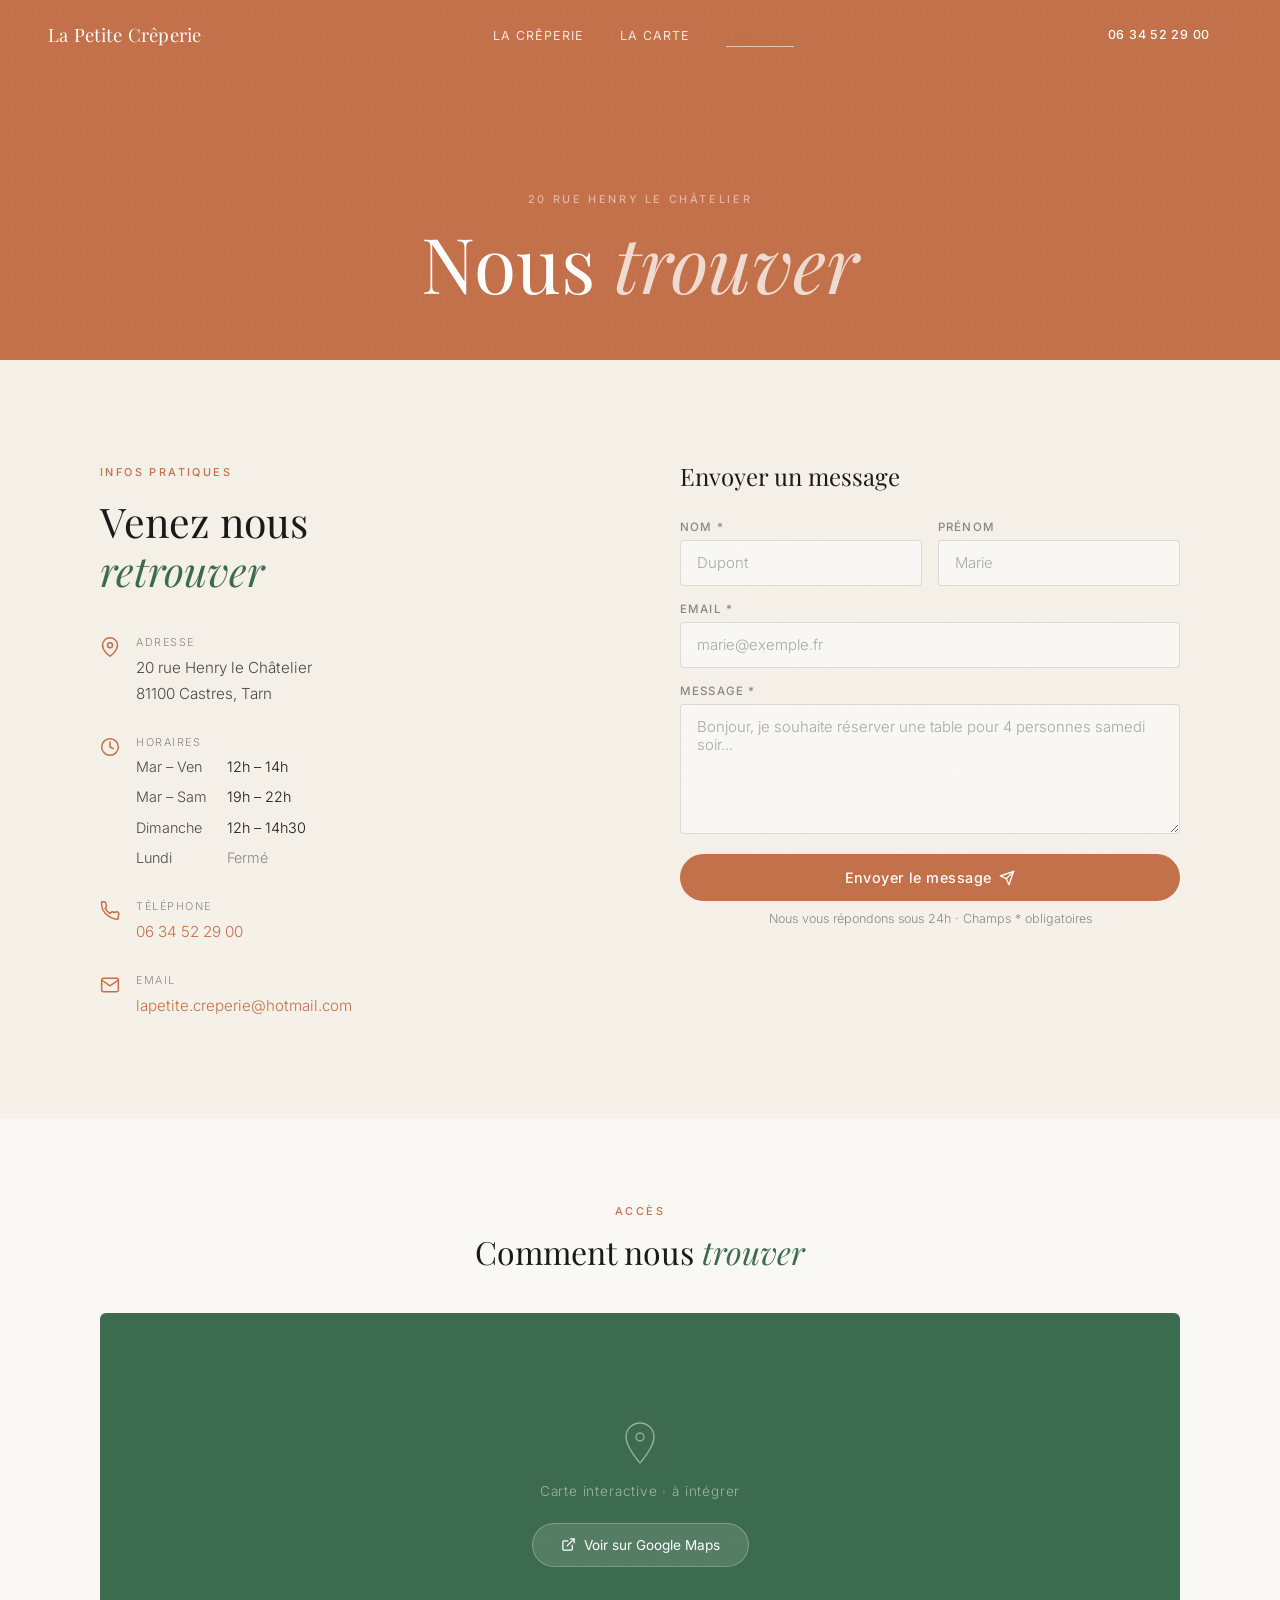
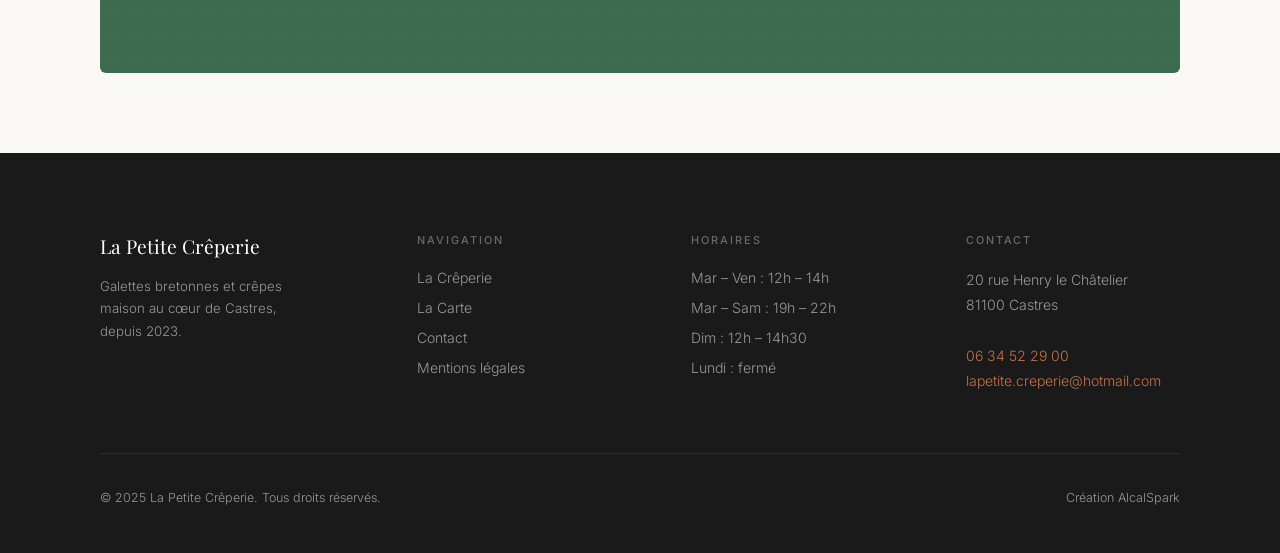
<file: contact.html>
<!DOCTYPE html>
<html lang="fr">
<head>
  <meta charset="UTF-8">
  <meta name="viewport" content="width=device-width, initial-scale=1.0">
  <meta name="description" content="Contactez La Petite Crêperie à Castres — horaires, adresse, formulaire de contact et carte d'accès.">
  <title>Contact — La Petite Crêperie, Castres</title>
  <link rel="preconnect" href="https://fonts.googleapis.com">
  <link rel="preconnect" href="https://fonts.gstatic.com" crossorigin>
  <link href="https://fonts.googleapis.com/css2?family=Playfair+Display:ital,wght@0,400;0,500;1,400;1,500&family=Inter:wght@300;400;500&display=swap" rel="stylesheet">

  <style>
/* ── Reset & Variables ─────────────────────────────── */
*, *::before, *::after { box-sizing: border-box; margin: 0; padding: 0; }

:root {
  --green:       #3d6b4f;
  --green-light: #4e8464;
  --terra:       #c4714a;
  --cream:       #f5f0e8;
  --cream-light: #faf8f4;
  --dark:        #1a1a1a;
  --mid:         #4a4a4a;
  --muted:       #888;
  --font-serif:  'Playfair Display', Georgia, serif;
  --font-sans:   'Inter', system-ui, sans-serif;
  --nav-h:       68px;
  --ease:        cubic-bezier(0.22, 1, 0.36, 1);
}

html { scroll-behavior: smooth; }
body {
  background: var(--cream-light);
  color: var(--dark);
  font-family: var(--font-sans);
  font-weight: 300;
  overflow-x: hidden;
  -webkit-font-smoothing: antialiased;
  animation: page-enter 0.4s ease;
}
@keyframes page-enter { from { opacity: 0; } to { opacity: 1; } }
img { display: block; max-width: 100%; }
a { text-decoration: none; color: inherit; }

/* ── Grain ─────────────────────────────────────────── */
.grain {
  position: fixed; inset: 0;
  pointer-events: none; z-index: 9999;
  opacity: 0.028; mix-blend-mode: multiply;
}
.grain svg { width: 100%; height: 100%; }

/* ── Navbar ────────────────────────────────────────── */
.nav {
  position: fixed; top: 0; left: 0; right: 0; height: var(--nav-h);
  display: flex; align-items: center; justify-content: space-between;
  padding: 0 48px; z-index: 100;
  transition: background 0.4s var(--ease), box-shadow 0.4s var(--ease);
}
.nav.scrolled {
  background: rgba(250, 248, 244, 0.96);
  backdrop-filter: blur(12px); -webkit-backdrop-filter: blur(12px);
  box-shadow: 0 1px 0 rgba(0,0,0,0.06);
}
.nav__logo { font-family: var(--font-serif); font-size: 1.15rem; font-weight: 400; color: #fff; transition: color 0.4s ease; letter-spacing: 0.01em; }
.nav.scrolled .nav__logo { color: var(--dark); }
.nav__links { display: flex; align-items: center; gap: 36px; list-style: none; }
.nav__links a {
  font-size: 0.78rem; font-weight: 400; letter-spacing: 0.08em;
  text-transform: uppercase; color: rgba(255,255,255,0.82);
  transition: color 0.3s ease; position: relative;
}
.nav.scrolled .nav__links a { color: var(--mid); }
.nav__links a:hover, .nav__links a.active { color: var(--terra) !important; }
.nav__links a::after {
  content: ''; position: absolute; bottom: -4px; left: 0; right: 0;
  height: 1px; background: rgba(255,255,255,0.6); transform: scaleX(0); transition: transform 0.25s ease;
}
.nav.scrolled .nav__links a::after { background: var(--terra); }
.nav__links a:hover::after, .nav__links a.active::after { transform: scaleX(1); }
.nav__cta {
  font-size: 0.78rem; font-weight: 500; letter-spacing: 0.06em;
  padding: 10px 22px; border-radius: 100px; background: var(--terra); color: #fff;
  transition: background 0.3s ease, transform 0.2s ease;
}
.nav__cta:hover { background: #b5623d; transform: translateY(-1px); }
.nav__burger { display: none; flex-direction: column; gap: 5px; cursor: pointer; padding: 4px; background: none; border: none; }
.nav__burger span { display: block; width: 24px; height: 1.5px; background: #fff; transition: background 0.4s ease, transform 0.3s ease, opacity 0.3s ease; border-radius: 2px; }
.nav.scrolled .nav__burger span { background: var(--dark); }
.nav__burger.open span:nth-child(1) { transform: translateY(6.5px) rotate(45deg); }
.nav__burger.open span:nth-child(2) { opacity: 0; }
.nav__burger.open span:nth-child(3) { transform: translateY(-6.5px) rotate(-45deg); }
.nav__drawer {
  position: fixed; top: 0; left: 0; right: 0; bottom: 0;
  background: var(--cream-light); z-index: 99;
  display: flex; flex-direction: column; align-items: center; justify-content: center; gap: 40px;
  opacity: 0; pointer-events: none; transition: opacity 0.35s ease;
}
.nav__drawer.open { opacity: 1; pointer-events: all; }
.nav__drawer a { font-family: var(--font-serif); font-size: 2rem; font-weight: 400; color: var(--dark); }
.nav__drawer a:hover { color: var(--terra); }
.nav__drawer .drawer__cta { margin-top: 12px; font-family: var(--font-sans); font-size: 0.9rem; font-weight: 500; padding: 14px 32px; border-radius: 100px; background: var(--terra); color: #fff; }

/* ── Page Hero (terracotta) ────────────────────────── */
.page-hero {
  position: relative;
  height: 40vh; min-height: 300px;
  background: var(--terra);
  display: flex; align-items: flex-end; padding-bottom: 56px; overflow: hidden;
}
.page-hero::before {
  content: ''; position: absolute; inset: 0;
  background-image: radial-gradient(circle, rgba(255,255,255,0.06) 1px, transparent 1px);
  background-size: 24px 24px; pointer-events: none;
}
.page-hero__content { position: relative; width: 100%; text-align: center; padding: 0 24px; }
.page-hero__eyebrow {
  display: inline-block; font-size: 0.68rem; font-weight: 500;
  letter-spacing: 0.24em; text-transform: uppercase; color: rgba(255,255,255,0.5); margin-bottom: 14px;
}
.page-hero__title { font-family: var(--font-serif); font-size: clamp(2.8rem, 6vw, 4.8rem); font-weight: 400; color: #fff; line-height: 1.1; }
.page-hero__title em { font-style: italic; color: rgba(255,255,255,0.75); }

/* ── Section Contact ───────────────────────────────── */
.section-contact { background: var(--cream); padding: 100px 48px; }
.contact-inner {
  max-width: 1080px; margin: 0 auto;
  display: grid; grid-template-columns: 1fr 1fr; gap: 80px; align-items: start;
}

/* Infos colonne gauche */
.contact-infos {}
.section-eyebrow {
  display: inline-block; font-size: 0.68rem; font-weight: 500;
  letter-spacing: 0.22em; text-transform: uppercase; color: var(--terra); margin-bottom: 18px;
}
.contact-title {
  font-family: var(--font-serif); font-size: clamp(1.9rem, 3.2vw, 2.8rem);
  font-weight: 400; line-height: 1.2; color: var(--dark); margin-bottom: 40px;
}
.contact-title em { font-style: italic; color: var(--green); }

.info-blocks { display: flex; flex-direction: column; gap: 28px; }
.info-block { display: flex; gap: 16px; align-items: flex-start; }
.info-block__icon { width: 20px; height: 20px; color: var(--terra); flex-shrink: 0; margin-top: 2px; }
.info-block__label { font-size: 0.68rem; letter-spacing: 0.14em; text-transform: uppercase; color: var(--muted); margin-bottom: 6px; }
.info-block__content { font-size: 0.95rem; line-height: 1.7; color: var(--mid); }
.info-block__content a { color: var(--terra); transition: color 0.2s ease; }
.info-block__content a:hover { color: #b5623d; }
.info-block__content strong { font-weight: 400; color: var(--dark); }

.horaires-grid { display: grid; grid-template-columns: auto 1fr; gap: 6px 20px; margin-top: 4px; }
.horaires-day { font-size: 0.9rem; color: var(--mid); }
.horaires-time { font-size: 0.9rem; color: var(--dark); }

/* Formulaire colonne droite */
.contact-form-wrap {}
.form-title {
  font-family: var(--font-serif); font-size: 1.5rem; font-weight: 400;
  color: var(--dark); margin-bottom: 28px;
}
.contact-form {
  display: grid; grid-template-columns: 1fr 1fr; gap: 16px;
}
.form-group { display: flex; flex-direction: column; gap: 6px; }
.form-group--full { grid-column: 1 / -1; }
.form-group label {
  font-size: 0.72rem; font-weight: 500; letter-spacing: 0.1em;
  text-transform: uppercase; color: var(--muted);
}
.form-group input,
.form-group textarea {
  width: 100%; padding: 13px 16px;
  border: 1px solid rgba(0,0,0,0.12);
  border-radius: 4px;
  background: var(--cream-light);
  font-family: var(--font-sans); font-size: 0.93rem; font-weight: 300; color: var(--dark);
  transition: border-color 0.25s ease, box-shadow 0.25s ease;
  outline: none;
  appearance: none;
}
.form-group input:focus,
.form-group textarea:focus {
  border-color: var(--green);
  box-shadow: 0 0 0 3px rgba(61, 107, 79, 0.1);
}
.form-group input::placeholder,
.form-group textarea::placeholder { color: var(--muted); opacity: 0.7; }
.form-group textarea { resize: vertical; min-height: 130px; }

.form-submit-row { grid-column: 1 / -1; display: flex; flex-direction: column; gap: 10px; margin-top: 4px; }
.btn-submit {
  display: inline-flex; align-items: center; justify-content: center; gap: 8px;
  padding: 15px 32px; border-radius: 100px; border: none; cursor: pointer;
  background: var(--terra); color: #fff;
  font-family: var(--font-sans); font-size: 0.9rem; font-weight: 500; letter-spacing: 0.03em;
  transition: background 0.25s ease, transform 0.2s ease;
  width: 100%;
}
.btn-submit:hover { background: #b5623d; transform: translateY(-1px); }
.form-note { font-size: 0.78rem; color: var(--muted); text-align: center; }

.form-success {
  display: none;
  text-align: center;
  padding: 48px 32px;
  background: rgba(61, 107, 79, 0.06);
  border-radius: 6px;
  border: 1px solid rgba(61, 107, 79, 0.15);
}
.form-success__icon { width: 48px; height: 48px; color: var(--green); margin: 0 auto 20px; }
.form-success__title { font-family: var(--font-serif); font-size: 1.4rem; color: var(--dark); margin-bottom: 10px; }
.form-success__body { font-size: 0.9rem; color: var(--mid); line-height: 1.6; }

/* ── Section Maps ──────────────────────────────────── */
.section-maps { background: var(--cream-light); padding: 80px 48px; }
.maps-inner { max-width: 1080px; margin: 0 auto; }
.maps-header { text-align: center; margin-bottom: 40px; }
.maps-eyebrow {
  display: inline-block; font-size: 0.68rem; font-weight: 500;
  letter-spacing: 0.22em; text-transform: uppercase; color: var(--terra); margin-bottom: 12px;
}
.maps-title { font-family: var(--font-serif); font-size: clamp(1.5rem, 2.5vw, 2.2rem); font-weight: 400; color: var(--dark); }
.maps-title em { font-style: italic; color: var(--green); }

.maps-placeholder {
  width: 100%;
  height: 360px;
  background: var(--green);
  border-radius: 6px;
  display: flex;
  flex-direction: column;
  align-items: center;
  justify-content: center;
  gap: 16px;
  position: relative;
  overflow: hidden;
}
.maps-placeholder::before {
  content: '';
  position: absolute; inset: 0;
  background-image: radial-gradient(circle, rgba(255,255,255,0.05) 1px, transparent 1px);
  background-size: 24px 24px;
}
.maps-placeholder__icon { width: 48px; height: 48px; color: rgba(255,255,255,0.45); position: relative; }
.maps-placeholder__text { font-size: 0.85rem; color: rgba(255,255,255,0.5); position: relative; letter-spacing: 0.06em; }
.maps-placeholder__btn {
  position: relative;
  display: inline-flex; align-items: center; gap: 8px;
  margin-top: 8px;
  padding: 13px 28px; border-radius: 100px;
  background: rgba(255,255,255,0.12);
  border: 1px solid rgba(255,255,255,0.25);
  color: #fff;
  font-family: var(--font-sans); font-size: 0.85rem; font-weight: 400;
  transition: background 0.25s ease;
}
.maps-placeholder__btn:hover { background: rgba(255,255,255,0.2); }

/* ── Scroll reveal ─────────────────────────────────── */
.reveal { opacity: 0; transform: translateY(28px); transition: opacity 0.75s var(--ease), transform 0.75s var(--ease); }
.reveal.visible { opacity: 1; transform: translateY(0); }
.reveal[data-delay="1"] { transition-delay: 0.1s; }
.reveal[data-delay="2"] { transition-delay: 0.2s; }
.reveal[data-delay="3"] { transition-delay: 0.3s; }

/* ── Footer ────────────────────────────────────────── */
.footer { background: var(--dark); color: rgba(255,255,255,0.55); padding: 80px 48px 48px; }
.footer-inner { max-width: 1080px; margin: 0 auto; }
.footer-top { display: grid; grid-template-columns: 1.2fr 1fr 1fr 1fr; gap: 60px; padding-bottom: 60px; border-bottom: 1px solid rgba(255,255,255,0.08); }
.footer-brand .footer-logo { font-family: var(--font-serif); font-size: 1.2rem; font-weight: 400; color: #fff; display: block; margin-bottom: 16px; }
.footer-brand p { font-size: 0.83rem; line-height: 1.7; max-width: 220px; }
.footer-col h4 { font-size: 0.68rem; font-weight: 500; letter-spacing: 0.18em; text-transform: uppercase; color: rgba(255,255,255,0.35); margin-bottom: 20px; }
.footer-col ul { list-style: none; }
.footer-col ul li + li { margin-top: 10px; }
.footer-col ul li a { font-size: 0.88rem; color: rgba(255,255,255,0.55); transition: color 0.2s ease; }
.footer-col ul li span { font-size: 0.88rem; color: rgba(255,255,255,0.55); }
.footer-col ul li a:hover { color: #fff; }
.footer-address { font-size: 0.88rem; line-height: 1.8; font-style: normal; }
.footer-address a { color: var(--terra); transition: color 0.2s ease; }
.footer-address a:hover { color: #d4825a; }
.footer-bottom { display: flex; align-items: center; justify-content: space-between; padding-top: 36px; font-size: 0.78rem; flex-wrap: wrap; gap: 12px; }
.footer-bottom a { transition: color 0.2s ease; }
.footer-bottom a:hover { color: rgba(255,255,255,0.8); }

/* ── Responsive ────────────────────────────────────── */
@media (max-width: 1023px) {
  .nav { padding: 0 24px; }
  .nav__links { display: none; }
  .nav__cta { display: none; }
  .nav__burger { display: flex; }
  .section-contact, .section-maps { padding: 72px 24px; }
  .contact-inner { grid-template-columns: 1fr; gap: 56px; }
  .footer-top { grid-template-columns: 1fr 1fr; gap: 40px; }
  .footer { padding: 60px 24px 40px; }
  .footer-bottom { flex-direction: column; text-align: center; }
}
@media (max-width: 600px) {
  .footer-top { grid-template-columns: 1fr; }
  .page-hero { height: 36vh; }
  .contact-form { grid-template-columns: 1fr; }
  .maps-placeholder { height: 260px; }
}
  </style>
</head>
<body>

<!-- Grain ──────────────────────────────────────────── -->
<div class="grain" aria-hidden="true">
  <svg xmlns="http://www.w3.org/2000/svg" width="100%" height="100%" preserveAspectRatio="none">
    <filter id="g" x="0%" y="0%" width="100%" height="100%">
      <feTurbulence type="fractalNoise" baseFrequency="0.65" numOctaves="3" stitchTiles="stitch" result="n"/>
      <feColorMatrix type="saturate" values="0" in="n"/>
    </filter>
    <rect width="100%" height="100%" filter="url(#g)"/>
  </svg>
</div>

<!-- Navbar ─────────────────────────────────────────── -->
<nav class="nav" id="nav" aria-label="Navigation principale">
  <a href="index.html" class="nav__logo">La Petite Crêperie</a>
  <ul class="nav__links">
    <li><a href="la-creperie.html">La Crêperie</a></li>
    <li><a href="carte.html">La Carte</a></li>
    <li><a href="contact.html">Contact</a></li>
  </ul>
  <a href="tel:0634522900" class="nav__cta" aria-label="Appeler le 06 34 52 29 00">06 34 52 29 00</a>
  <button class="nav__burger" id="burger" aria-label="Ouvrir le menu" aria-expanded="false">
    <span></span><span></span><span></span>
  </button>
</nav>

<!-- Drawer ─────────────────────────────────────────── -->
<div class="nav__drawer" id="drawer" role="dialog" aria-label="Menu de navigation">
  <a href="la-creperie.html" class="drawer__link">La Crêperie</a>
  <a href="carte.html" class="drawer__link">La Carte</a>
  <a href="contact.html" class="drawer__link">Contact</a>
  <a href="tel:0634522900" class="drawer__cta">06 34 52 29 00</a>
</div>

<!-- Hero ───────────────────────────────────────────── -->
<header class="page-hero" aria-label="Nous trouver">
  <div class="page-hero__content">
    <p class="page-hero__eyebrow">20 rue Henry le Châtelier</p>
    <h1 class="page-hero__title">Nous <em>trouver</em></h1>
  </div>
</header>

<!-- Section Contact ────────────────────────────────── -->
<section class="section-contact" id="contact" aria-label="Informations de contact">
  <div class="contact-inner">

    <!-- Colonne gauche : infos pratiques -->
    <div class="contact-infos">
      <span class="section-eyebrow reveal">Infos pratiques</span>
      <h2 class="contact-title reveal" data-delay="1">
        Venez nous<br><em>retrouver</em>
      </h2>

      <div class="info-blocks">

        <div class="info-block reveal" data-delay="1">
          <svg class="info-block__icon" viewBox="0 0 24 24" fill="none" stroke="currentColor" stroke-width="1.8" stroke-linecap="round" stroke-linejoin="round" aria-hidden="true">
            <path d="M21 10c0 7-9 13-9 13S3 17 3 10a9 9 0 0118 0z"/>
            <circle cx="12" cy="10" r="3"/>
          </svg>
          <div>
            <p class="info-block__label">Adresse</p>
            <p class="info-block__content">
              20 rue Henry le Châtelier<br>
              81100 Castres, Tarn
            </p>
          </div>
        </div>

        <div class="info-block reveal" data-delay="2">
          <svg class="info-block__icon" viewBox="0 0 24 24" fill="none" stroke="currentColor" stroke-width="1.8" stroke-linecap="round" stroke-linejoin="round" aria-hidden="true">
            <circle cx="12" cy="12" r="10"/>
            <polyline points="12 6 12 12 16 14"/>
          </svg>
          <div>
            <p class="info-block__label">Horaires</p>
            <div class="info-block__content">
              <div class="horaires-grid">
                <span class="horaires-day">Mar – Ven</span>
                <span class="horaires-time">12h – 14h</span>
                <span class="horaires-day">Mar – Sam</span>
                <span class="horaires-time">19h – 22h</span>
                <span class="horaires-day">Dimanche</span>
                <span class="horaires-time">12h – 14h30</span>
                <span class="horaires-day">Lundi</span>
                <span class="horaires-time" style="color:var(--muted)">Fermé</span>
              </div>
            </div>
          </div>
        </div>

        <div class="info-block reveal" data-delay="2">
          <svg class="info-block__icon" viewBox="0 0 24 24" fill="none" stroke="currentColor" stroke-width="1.8" stroke-linecap="round" stroke-linejoin="round" aria-hidden="true">
            <path d="M22 16.92v3a2 2 0 01-2.18 2 19.79 19.79 0 01-8.63-3.07A19.5 19.5 0 013.07 9.82 19.79 19.79 0 012 1h3a2 2 0 012 1.72c.127.96.361 1.903.7 2.81a2 2 0 01-.45 2.11L6.09 8.91a16 16 0 006 6l1.27-1.27a2 2 0 012.11-.45c.907.339 1.85.573 2.81.7A2 2 0 0122 16.92z"/>
          </svg>
          <div>
            <p class="info-block__label">Téléphone</p>
            <p class="info-block__content">
              <a href="tel:0634522900">06 34 52 29 00</a>
            </p>
          </div>
        </div>

        <div class="info-block reveal" data-delay="3">
          <svg class="info-block__icon" viewBox="0 0 24 24" fill="none" stroke="currentColor" stroke-width="1.8" stroke-linecap="round" stroke-linejoin="round" aria-hidden="true">
            <path d="M4 4h16c1.1 0 2 .9 2 2v12c0 1.1-.9 2-2 2H4c-1.1 0-2-.9-2-2V6c0-1.1.9-2 2-2z"/>
            <polyline points="22,6 12,13 2,6"/>
          </svg>
          <div>
            <p class="info-block__label">Email</p>
            <p class="info-block__content">
              <a href="mailto:lapetite.creperie@hotmail.com">lapetite.creperie@hotmail.com</a>
            </p>
          </div>
        </div>

      </div>
    </div>

    <!-- Colonne droite : formulaire -->
    <div class="contact-form-wrap reveal" data-delay="2">
      <h2 class="form-title">Envoyer un message</h2>

      <form class="contact-form" id="contact-form" novalidate aria-label="Formulaire de contact">
        <div class="form-group">
          <label for="nom">Nom <span aria-hidden="true">*</span></label>
          <input type="text" id="nom" name="nom" required autocomplete="family-name" placeholder="Dupont">
        </div>
        <div class="form-group">
          <label for="prenom">Prénom</label>
          <input type="text" id="prenom" name="prenom" autocomplete="given-name" placeholder="Marie">
        </div>
        <div class="form-group form-group--full">
          <label for="email">Email <span aria-hidden="true">*</span></label>
          <input type="email" id="email" name="email" required autocomplete="email" placeholder="marie@exemple.fr">
        </div>
        <div class="form-group form-group--full">
          <label for="message">Message <span aria-hidden="true">*</span></label>
          <textarea id="message" name="message" required rows="5" placeholder="Bonjour, je souhaite réserver une table pour 4 personnes samedi soir..."></textarea>
        </div>
        <div class="form-submit-row">
          <button type="submit" class="btn-submit">
            Envoyer le message
            <svg width="16" height="16" viewBox="0 0 24 24" fill="none" stroke="currentColor" stroke-width="2" stroke-linecap="round" stroke-linejoin="round" aria-hidden="true">
              <line x1="22" y1="2" x2="11" y2="13"/>
              <polygon points="22 2 15 22 11 13 2 9 22 2"/>
            </svg>
          </button>
          <p class="form-note">Nous vous répondons sous 24h · Champs * obligatoires</p>
        </div>
      </form>

      <div class="form-success" id="form-success" role="alert" aria-live="polite">
        <svg class="form-success__icon" viewBox="0 0 48 48" fill="none" stroke="currentColor" stroke-width="1.5" stroke-linecap="round" stroke-linejoin="round" aria-hidden="true">
          <circle cx="24" cy="24" r="20"/>
          <polyline points="16 24 22 30 32 18"/>
        </svg>
        <p class="form-success__title">Message envoyé !</p>
        <p class="form-success__body">Merci pour votre message. Nous vous répondrons dans les 24 heures.</p>
      </div>
    </div>

  </div>
</section>

<!-- Section Maps ───────────────────────────────────── -->
<section class="section-maps" id="maps" aria-label="Carte d'accès">
  <div class="maps-inner">
    <div class="maps-header reveal">
      <p class="maps-eyebrow">Accès</p>
      <h2 class="maps-title">Comment nous <em>trouver</em></h2>
    </div>
    <div class="maps-placeholder reveal" data-delay="1" role="img" aria-label="Carte interactive — à intégrer">
      <svg class="maps-placeholder__icon" viewBox="0 0 48 48" fill="none" stroke="currentColor" stroke-width="1.4" stroke-linecap="round" stroke-linejoin="round" aria-hidden="true">
        <path d="M24 4C16.3 4 10 10.3 10 18c0 10.5 14 26 14 26s14-15.5 14-26c0-7.7-6.3-14-14-14z"/>
        <circle cx="24" cy="18" r="4"/>
      </svg>
      <p class="maps-placeholder__text">Carte interactive · à intégrer</p>
      <a
        href="https://www.google.com/maps/search/?api=1&query=La+Petite+Cr%C3%AAperie+Castres"
        target="_blank"
        rel="noopener noreferrer"
        class="maps-placeholder__btn"
        aria-label="Voir La Petite Crêperie sur Google Maps"
      >
        <svg width="15" height="15" viewBox="0 0 24 24" fill="none" stroke="currentColor" stroke-width="2" stroke-linecap="round" stroke-linejoin="round" aria-hidden="true">
          <path d="M18 13v6a2 2 0 01-2 2H5a2 2 0 01-2-2V8a2 2 0 012-2h6"/>
          <polyline points="15 3 21 3 21 9"/>
          <line x1="10" y1="14" x2="21" y2="3"/>
        </svg>
        Voir sur Google Maps
      </a>
    </div>
  </div>
</section>

<!-- Footer ─────────────────────────────────────────── -->
<footer class="footer" aria-label="Pied de page">
  <div class="footer-inner">
    <div class="footer-top">
      <div class="footer-brand">
        <a href="index.html" class="footer-logo">La Petite Crêperie</a>
        <p>Galettes bretonnes et crêpes maison au cœur de Castres, depuis 2023.</p>
      </div>
      <div class="footer-col">
        <h4>Navigation</h4>
        <ul>
          <li><a href="la-creperie.html">La Crêperie</a></li>
          <li><a href="carte.html">La Carte</a></li>
          <li><a href="contact.html">Contact</a></li>
          <li><a href="mentions-legales.html">Mentions légales</a></li>
        </ul>
      </div>
      <div class="footer-col">
        <h4>Horaires</h4>
        <ul>
          <li><span>Mar – Ven : 12h – 14h</span></li>
          <li><span>Mar – Sam : 19h – 22h</span></li>
          <li><span>Dim : 12h – 14h30</span></li>
          <li><span>Lundi : fermé</span></li>
        </ul>
      </div>
      <div class="footer-col">
        <h4>Contact</h4>
        <address class="footer-address">
          20 rue Henry le Châtelier<br>
          81100 Castres<br><br>
          <a href="tel:0634522900">06 34 52 29 00</a><br>
          <a href="mailto:lapetite.creperie@hotmail.com">lapetite.creperie@hotmail.com</a>
        </address>
      </div>
    </div>
    <div class="footer-bottom">
      <p>© 2025 La Petite Crêperie. Tous droits réservés.</p>
      <p>Création <a href="#" rel="noopener noreferrer">AlcalSpark</a></p>
    </div>
  </div>
</footer>

<script>
(function () {
  'use strict';

  // ── Navbar ─────────────────────────────────────────
  const nav    = document.getElementById('nav');
  const burger = document.getElementById('burger');
  const drawer = document.getElementById('drawer');

  function updateNav() { nav.classList.toggle('scrolled', window.scrollY > 20); }
  window.addEventListener('scroll', updateNav, { passive: true });
  updateNav();

  burger.addEventListener('click', () => {
    const open = burger.classList.toggle('open');
    drawer.classList.toggle('open', open);
    burger.setAttribute('aria-expanded', String(open));
    document.body.style.overflow = open ? 'hidden' : '';
  });
  drawer.querySelectorAll('a').forEach(a => {
    a.addEventListener('click', () => {
      burger.classList.remove('open');
      drawer.classList.remove('open');
      burger.setAttribute('aria-expanded', 'false');
      document.body.style.overflow = '';
    });
  });

  // ── Contact form ────────────────────────────────────
  const form        = document.getElementById('contact-form');
  const formSuccess = document.getElementById('form-success');

  if (form) {
    form.addEventListener('submit', e => {
      e.preventDefault();
      if (!form.checkValidity()) { form.reportValidity(); return; }
      form.style.transition = 'opacity 0.3s ease';
      form.style.opacity    = '0';
      setTimeout(() => {
        form.style.display    = 'none';
        formSuccess.style.display = 'block';
      }, 300);
    });
  }

  // ── IntersectionObserver ────────────────────────────
  const observer = new IntersectionObserver(entries => {
    entries.forEach(entry => {
      if (entry.isIntersecting) { entry.target.classList.add('visible'); observer.unobserve(entry.target); }
    });
  }, { threshold: 0.12 });
  document.querySelectorAll('.reveal').forEach(el => observer.observe(el));

  // ── Page transitions ────────────────────────────────
  document.addEventListener('click', e => {
    const a = e.target.closest('a[href]');
    if (!a) return;
    const href = a.getAttribute('href');
    if (!href || href === '#' || href.startsWith('#') || href.startsWith('tel:') || href.startsWith('mailto:') || a.target === '_blank') return;
    e.preventDefault();
    document.body.style.transition = 'opacity 0.32s ease';
    document.body.style.opacity    = '0';
    setTimeout(() => { window.location.href = href; }, 340);
  });

  // ── Active nav link ─────────────────────────────────
  const currentPage = window.location.pathname.split('/').pop() || 'index.html';
  document.querySelectorAll('.nav__links a, .nav__drawer a').forEach(a => {
    const aHref = a.getAttribute('href');
    if (aHref && aHref !== '#' && aHref === currentPage) a.classList.add('active');
  });
})();
</script>

</body>
</html>
</file>
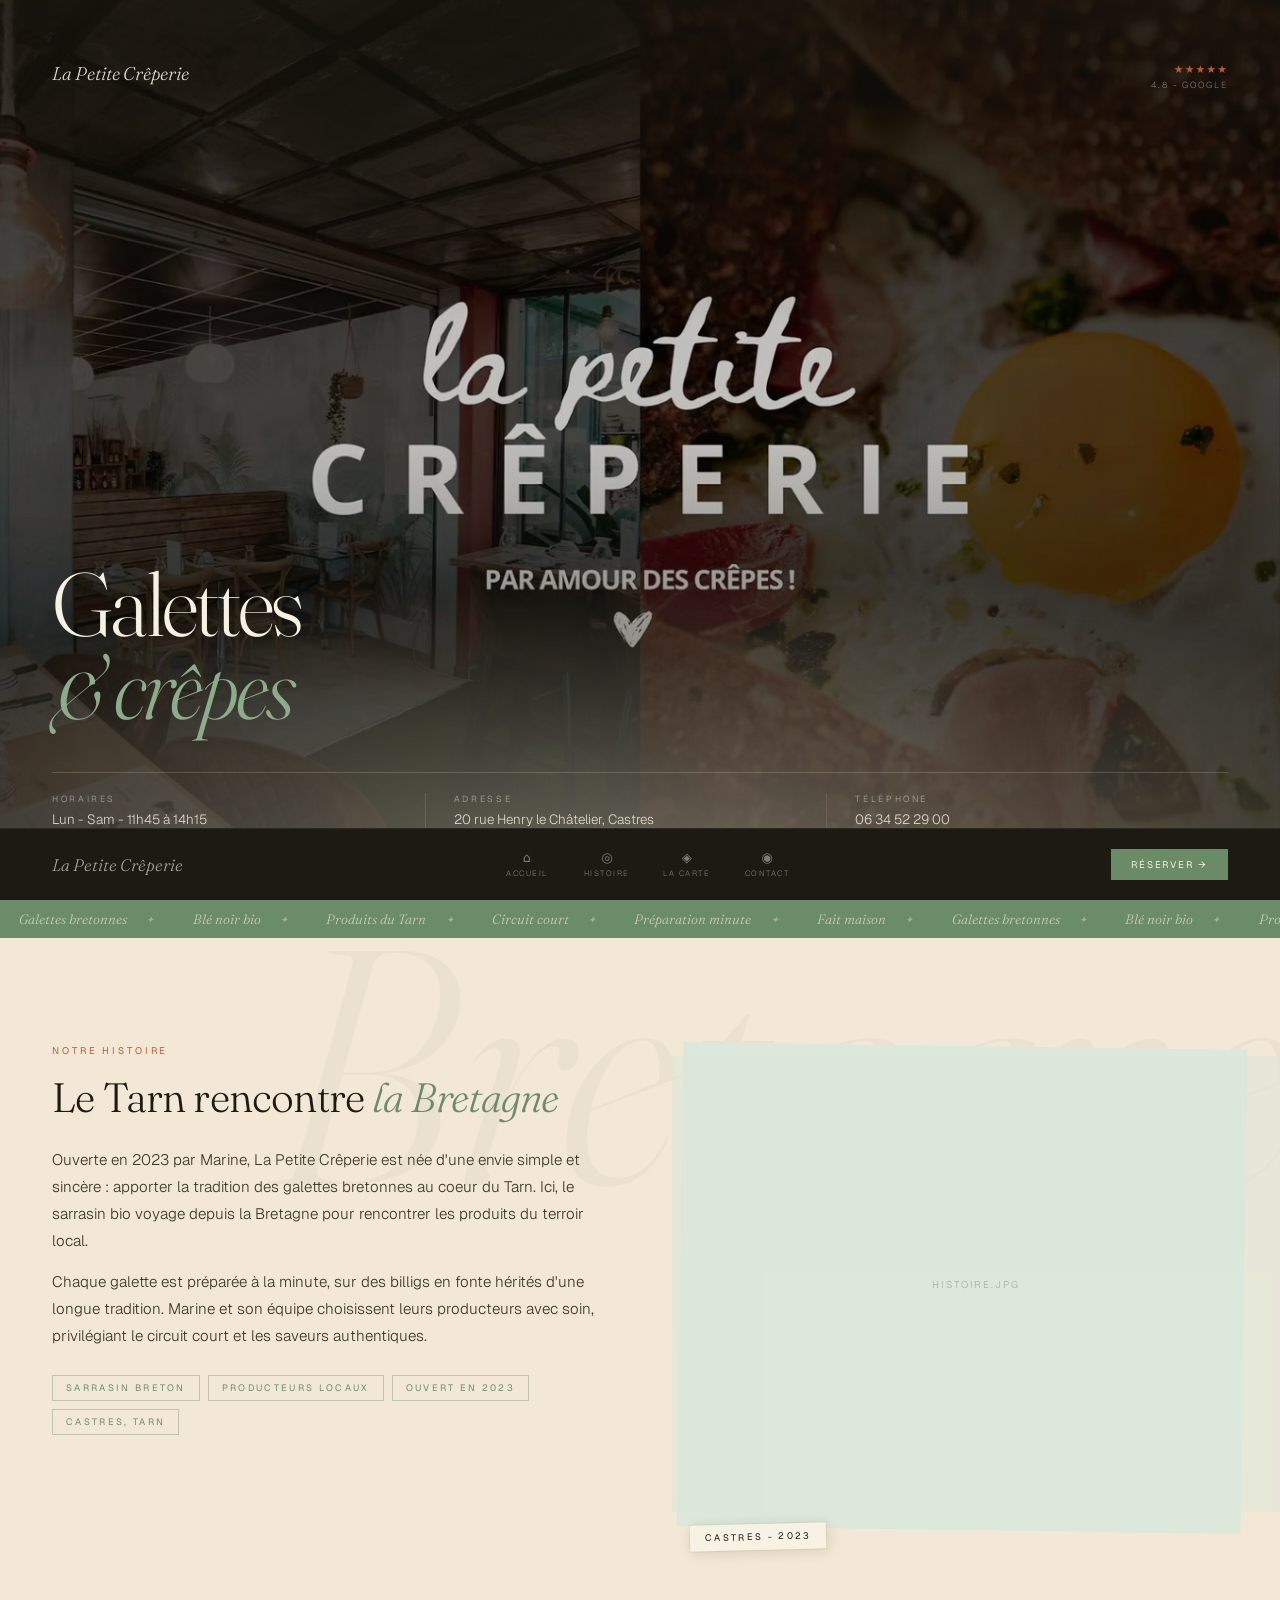
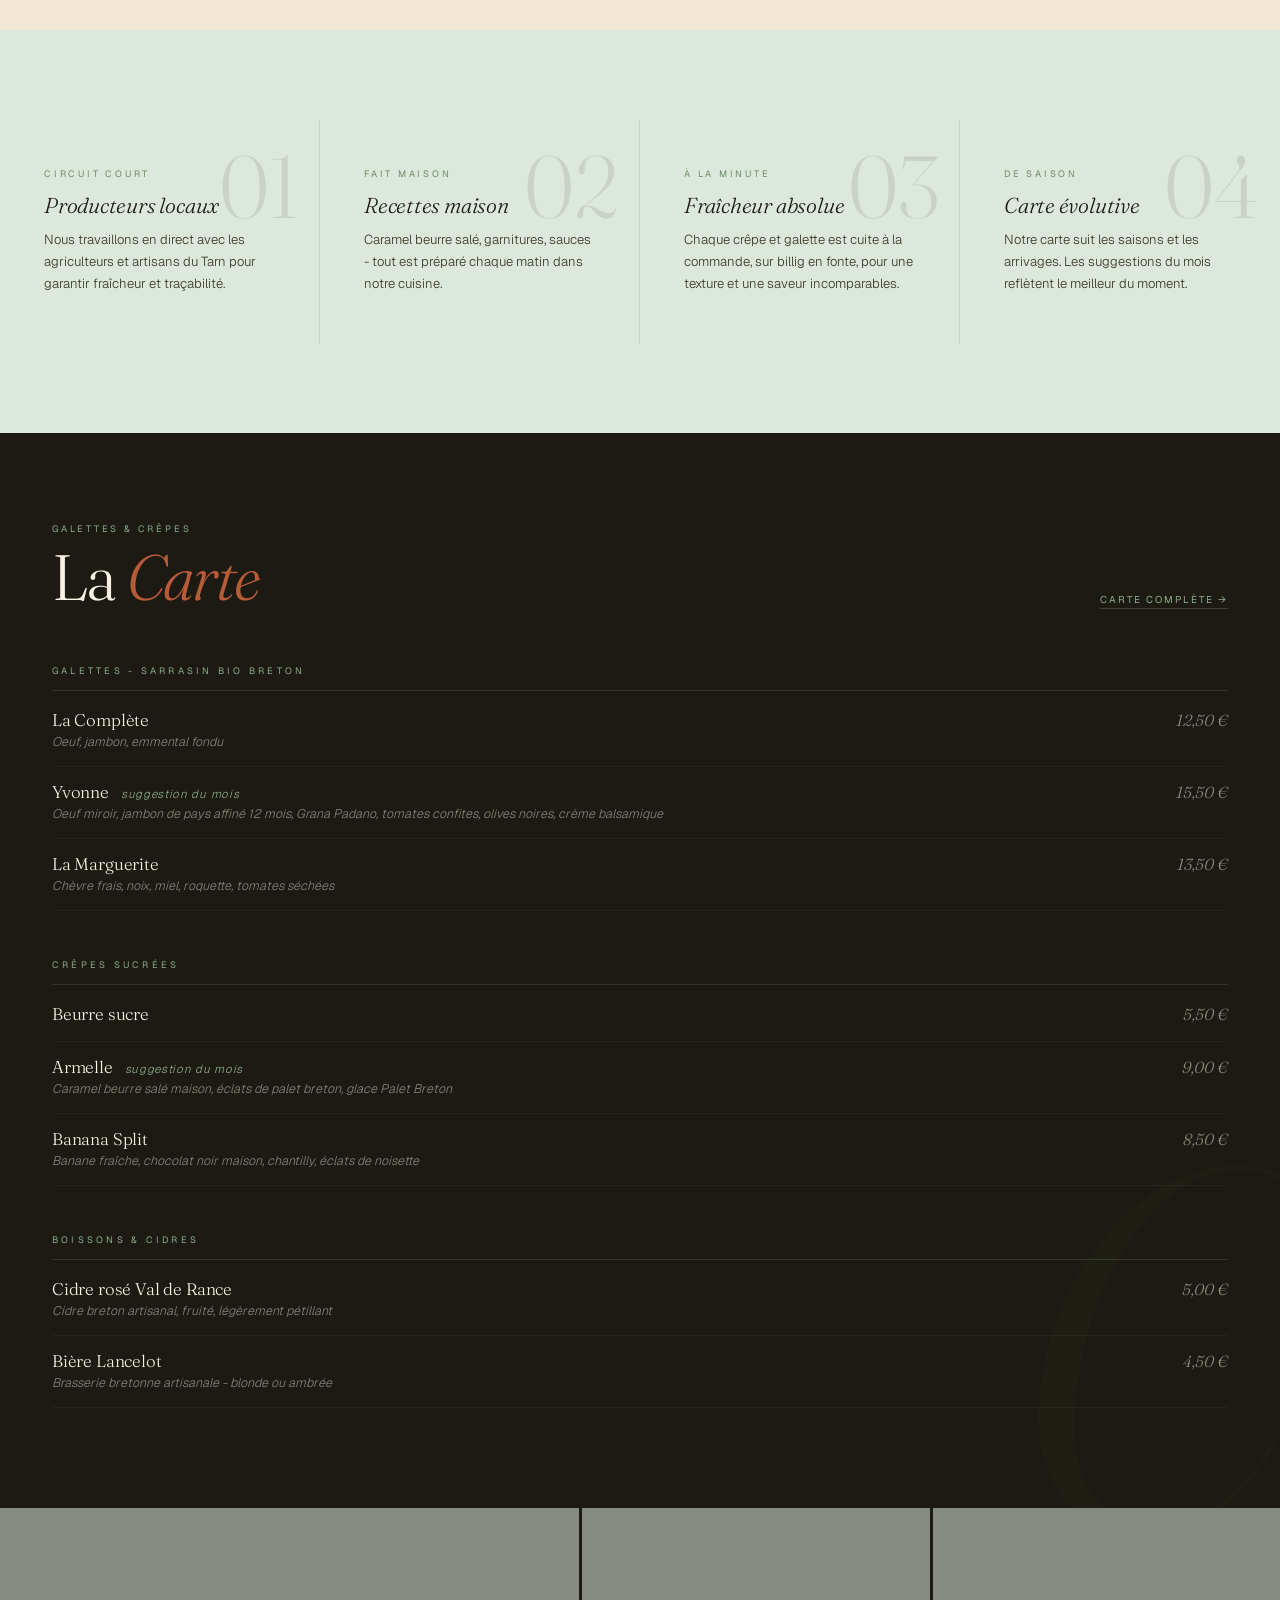
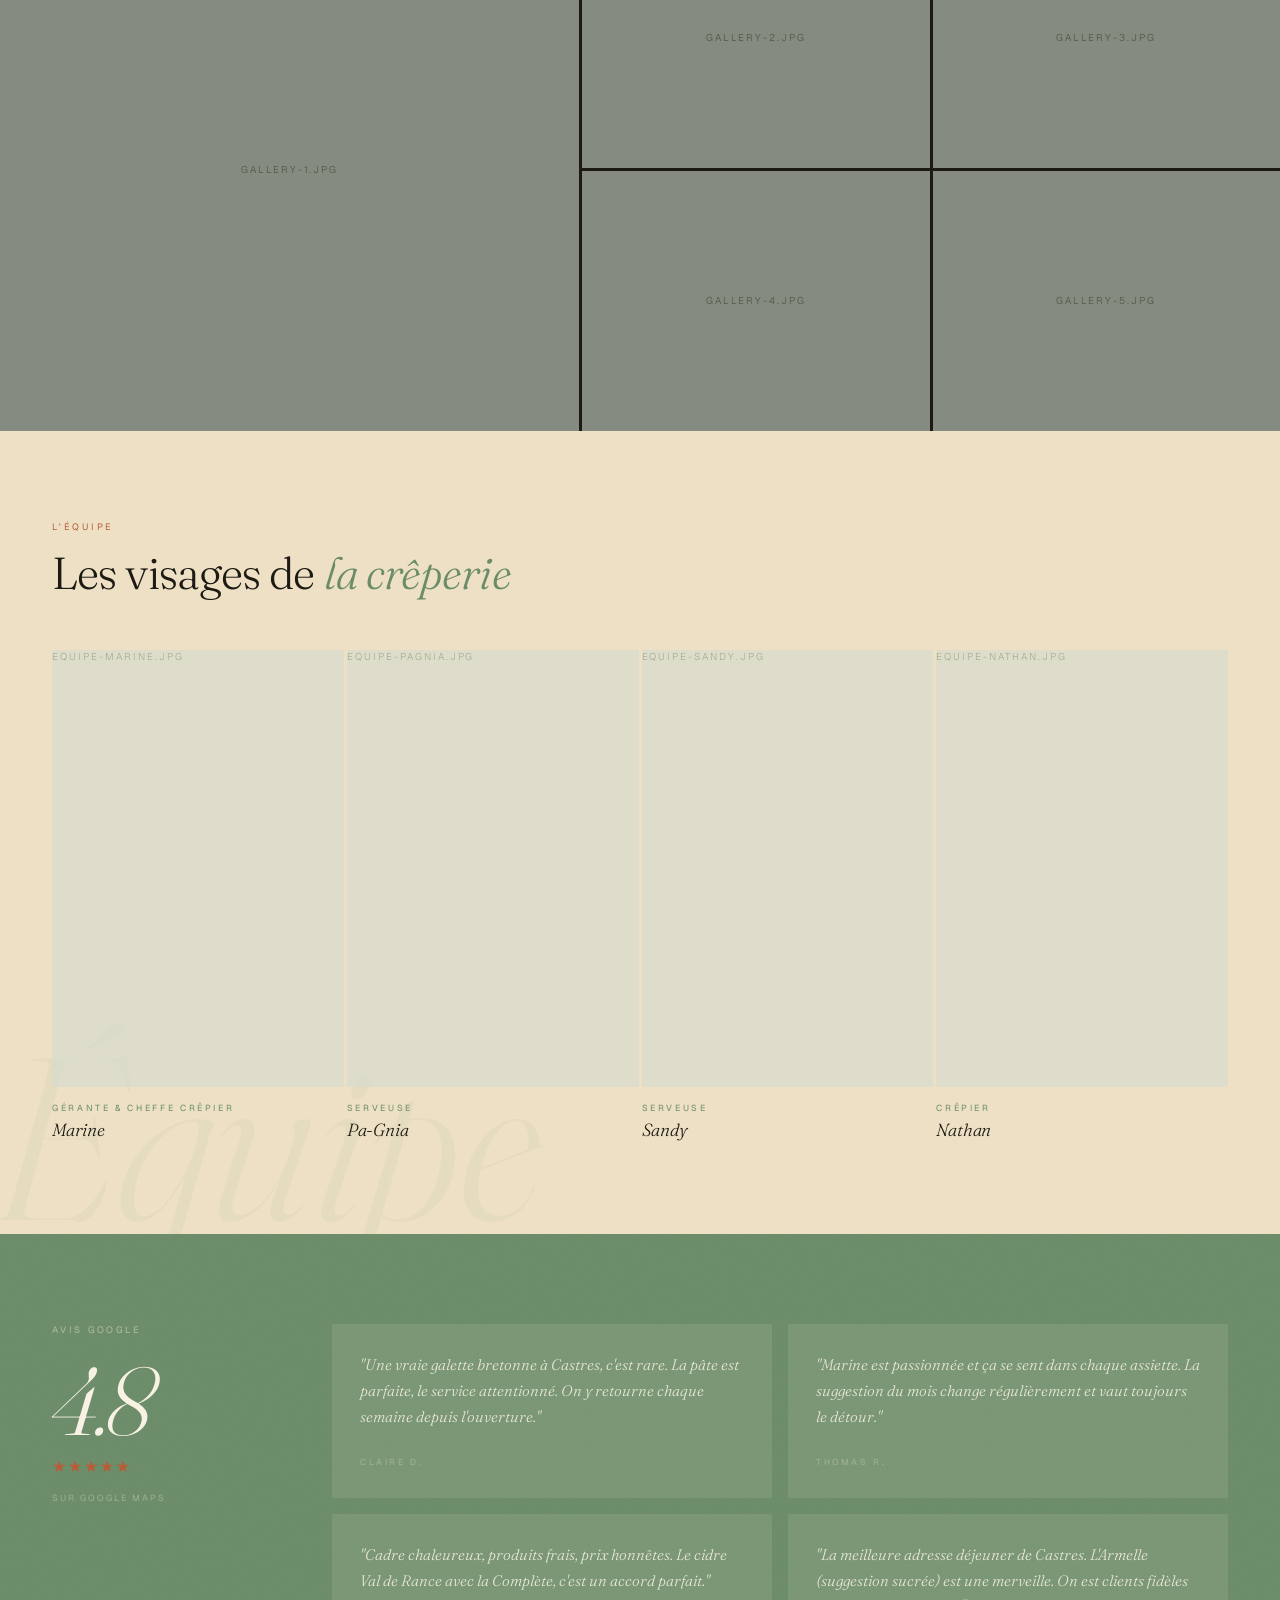
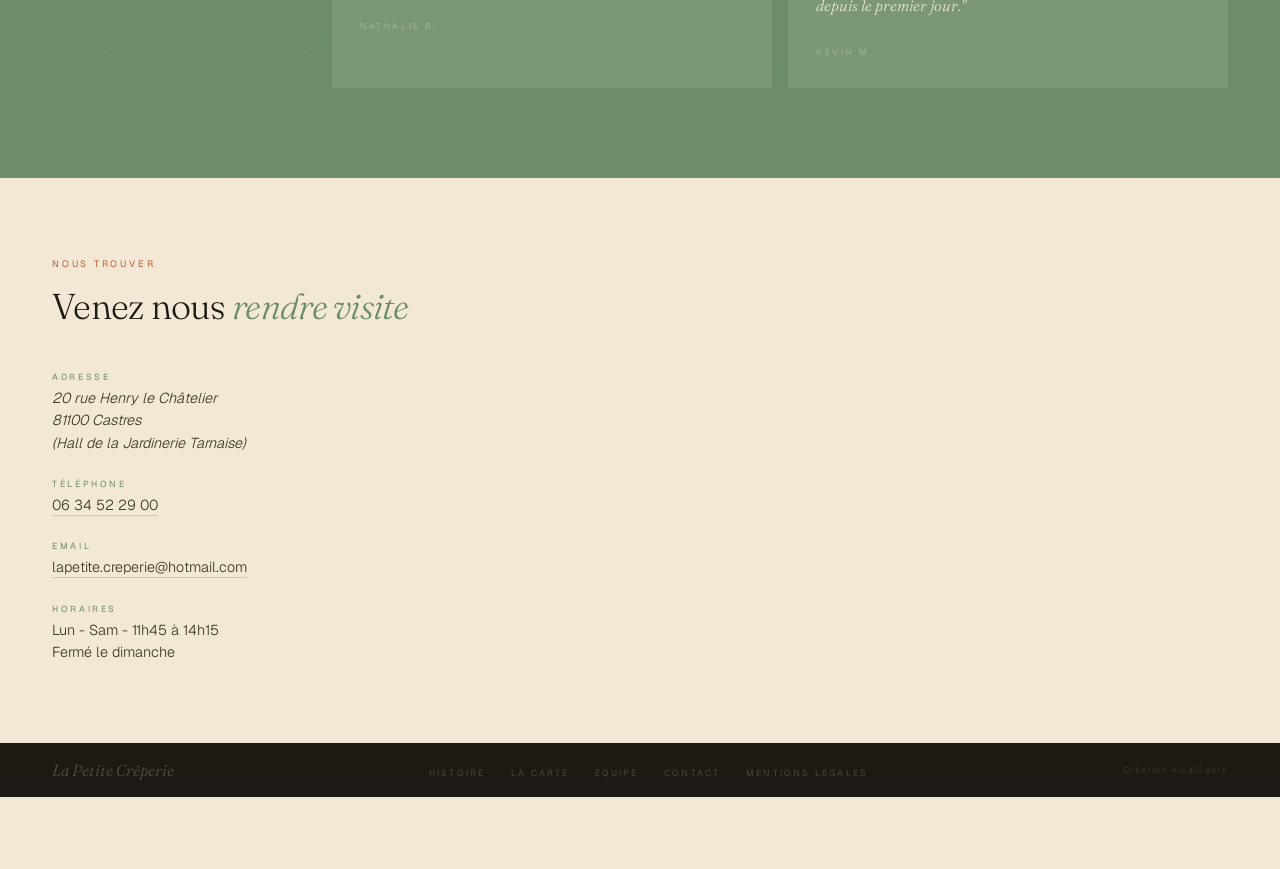
<file: index-nav-bas.html>
<!DOCTYPE html>
<html lang="fr">
<head>
  <meta charset="UTF-8">
  <meta name="viewport" content="width=device-width, initial-scale=1.0">
  <meta name="description" content="La Petite Crêperie - Galettes bretonnes au sarrasin bio et crêpes sucrées artisanales à Castres (Tarn). Produits locaux, fait maison, circuit court. Ouvert lundi-samedi 11h45-14h15.">
  <title>La Petite Crêperie - Galettes &amp; Crêpes artisanales à Castres</title>
  <link rel="preconnect" href="https://fonts.googleapis.com">
  <link rel="preconnect" href="https://fonts.gstatic.com" crossorigin>
  <link href="https://fonts.googleapis.com/css2?family=Fraunces:ital,opsz,wght@0,9..144,300;1,9..144,300&family=Geist:wght@200;300;400&display=swap" rel="stylesheet">
  <link rel="stylesheet" href="style.css">
</head>
<body class="has-nav-bas">

  <!-- Grain overlay (SVG feTurbulence inline) -->
  <div class="grain" aria-hidden="true">
    <svg xmlns="http://www.w3.org/2000/svg" width="100%" height="100%" preserveAspectRatio="none">
      <filter id="grain-filter" x="0%" y="0%" width="100%" height="100%">
        <feTurbulence type="fractalNoise" baseFrequency="0.65" numOctaves="3" stitchTiles="stitch" result="noise"/>
        <feColorMatrix type="saturate" values="0" in="noise"/>
      </filter>
      <rect width="100%" height="100%" filter="url(#grain-filter)"/>
    </svg>
  </div>

  <!-- =====================================================
       HERO
       ===================================================== -->
  <section class="hero" id="hero" aria-label="Accueil">
    <div class="hero__bg" id="hero-bg" role="img" aria-label="Galette sarrasin sur billig en fonte"></div>
    <div class="hero__vignette" aria-hidden="true"></div>

    <div class="hero__brand" aria-hidden="true">
      <span class="hero__brand-name">La Petite Crêperie</span>
    </div>

    <div class="hero__score" aria-label="Note client 4,8 sur 5 étoiles Google">
      <div class="hero__score-stars" aria-hidden="true">&#9733;&#9733;&#9733;&#9733;&#9733;</div>
      <div class="hero__score-text">4.8 - Google</div>
    </div>

    <div class="hero__content">
      <h1 class="hero__title">
        <span class="hero__title-main">Galettes</span>
        <span class="hero__title-sub">&amp; crêpes</span>
      </h1>

      <div class="hero__infos" role="list" aria-label="Informations pratiques">
        <div class="hero__info" role="listitem">
          <div class="hero__info-label">Horaires</div>
          <div class="hero__info-value">Lun - Sam - 11h45 à 14h15</div>
        </div>
        <div class="hero__info" role="listitem">
          <div class="hero__info-label">Adresse</div>
          <div class="hero__info-value">20 rue Henry le Châtelier, Castres</div>
        </div>
        <div class="hero__info" role="listitem">
          <div class="hero__info-label">Téléphone</div>
          <div class="hero__info-value"><a href="tel:0634522900">06 34 52 29 00</a></div>
        </div>
      </div>
    </div>

    <span class="hero__scroll" aria-hidden="true">Défiler ↓</span>
  </section>

  <!-- =====================================================
       RUBAN ANIMÉ
       ===================================================== -->
  <div class="ruban" aria-hidden="true">
    <div class="ruban__track">
      <span class="ruban__item">Galettes bretonnes <span class="ruban__sep">✦</span></span>
      <span class="ruban__item">Blé noir bio <span class="ruban__sep">✦</span></span>
      <span class="ruban__item">Produits du Tarn <span class="ruban__sep">✦</span></span>
      <span class="ruban__item">Circuit court <span class="ruban__sep">✦</span></span>
      <span class="ruban__item">Préparation minute <span class="ruban__sep">✦</span></span>
      <span class="ruban__item">Fait maison <span class="ruban__sep">✦</span></span>
      <span class="ruban__item">Galettes bretonnes <span class="ruban__sep">✦</span></span>
      <span class="ruban__item">Blé noir bio <span class="ruban__sep">✦</span></span>
      <span class="ruban__item">Produits du Tarn <span class="ruban__sep">✦</span></span>
      <span class="ruban__item">Circuit court <span class="ruban__sep">✦</span></span>
      <span class="ruban__item">Préparation minute <span class="ruban__sep">✦</span></span>
      <span class="ruban__item">Fait maison <span class="ruban__sep">✦</span></span>
    </div>
  </div>

  <!-- =====================================================
       HISTOIRE
       ===================================================== -->
  <section class="histoire" id="histoire" aria-label="Notre histoire">
    <div class="histoire__watermark" aria-hidden="true">Bretagne</div>
    <div class="histoire__grid">

      <div class="histoire__content">
        <span class="histoire__kicker sr">Notre histoire</span>
        <h2 class="histoire__titre sr d1">Le Tarn rencontre <em>la Bretagne</em></h2>
        <p class="histoire__texte sr d2">Ouverte en 2023 par Marine, La Petite Crêperie est née d'une envie simple et sincère : apporter la tradition des galettes bretonnes au coeur du Tarn. Ici, le sarrasin bio voyage depuis la Bretagne pour rencontrer les produits du terroir local.</p>
        <p class="histoire__texte sr d3">Chaque galette est préparée à la minute, sur des billigs en fonte hérités d'une longue tradition. Marine et son équipe choisissent leurs producteurs avec soin, privilégiant le circuit court et les saveurs authentiques.</p>
        <div class="histoire__pills sr d3">
          <span class="histoire__pill">Sarrasin breton</span>
          <span class="histoire__pill">Producteurs locaux</span>
          <span class="histoire__pill">Ouvert en 2023</span>
          <span class="histoire__pill">Castres, Tarn</span>
        </div>
      </div>

      <div class="histoire__photo-wrap sr-right">
        <div class="histoire__photo">
          <!-- Remplacer par : <img src="images/histoire.jpg" alt="Galette sarrasin préparée à la minute sur billig en fonte" loading="lazy"> -->
          <div class="img-placeholder" role="img" aria-label="Galette sarrasin préparée à la minute sur billig en fonte">histoire.jpg</div>
        </div>
        <span class="histoire__etiquette">Castres - 2023</span>
      </div>

    </div>
  </section>

  <!-- =====================================================
       VALEURS
       ===================================================== -->
  <section class="valeurs" aria-label="Nos engagements">
    <div class="valeurs__grid">

      <div class="valeurs__item sr">
        <span class="valeurs__num" aria-hidden="true">01</span>
        <span class="valeurs__label">Circuit court</span>
        <h3 class="valeurs__titre">Producteurs locaux</h3>
        <p class="valeurs__desc">Nous travaillons en direct avec les agriculteurs et artisans du Tarn pour garantir fraîcheur et traçabilité.</p>
      </div>

      <div class="valeurs__item sr d1">
        <span class="valeurs__num" aria-hidden="true">02</span>
        <span class="valeurs__label">Fait maison</span>
        <h3 class="valeurs__titre">Recettes maison</h3>
        <p class="valeurs__desc">Caramel beurre salé, garnitures, sauces - tout est préparé chaque matin dans notre cuisine.</p>
      </div>

      <div class="valeurs__item sr d2">
        <span class="valeurs__num" aria-hidden="true">03</span>
        <span class="valeurs__label">À la minute</span>
        <h3 class="valeurs__titre">Fraîcheur absolue</h3>
        <p class="valeurs__desc">Chaque crêpe et galette est cuite à la commande, sur billig en fonte, pour une texture et une saveur incomparables.</p>
      </div>

      <div class="valeurs__item sr d3">
        <span class="valeurs__num" aria-hidden="true">04</span>
        <span class="valeurs__label">De saison</span>
        <h3 class="valeurs__titre">Carte évolutive</h3>
        <p class="valeurs__desc">Notre carte suit les saisons et les arrivages. Les suggestions du mois reflètent le meilleur du moment.</p>
      </div>

    </div>
  </section>

  <!-- =====================================================
       LA CARTE
       ===================================================== -->
  <section class="carte" id="carte" aria-label="La carte">
    <div class="carte__watermark" aria-hidden="true">C</div>
    <div class="carte__inner">

      <div class="carte__header">
        <div class="carte__header-left">
          <span class="carte__kicker sr">Galettes &amp; Crêpes</span>
          <h2 class="carte__titre sr d1">La <em>Carte</em></h2>
        </div>
        <a href="#" class="carte__lien sr" aria-label="Voir la carte complète">Carte complète →</a>
      </div>

      <div class="carte__categories">

        <div class="carte__cat sr">
          <h3 class="carte__cat-title">Galettes - sarrasin bio breton</h3>
          <ul class="carte__plats">
            <li class="carte__plat">
              <div class="carte__plat-info">
                <div class="carte__plat-nom">La Complète</div>
                <div class="carte__plat-desc">Oeuf, jambon, emmental fondu</div>
              </div>
              <span class="carte__plat-prix">12,50 €</span>
            </li>
            <li class="carte__plat">
              <div class="carte__plat-info">
                <div class="carte__plat-nom">Yvonne <em>suggestion du mois</em></div>
                <div class="carte__plat-desc">Oeuf miroir, jambon de pays affiné 12 mois, Grana Padano, tomates confites, olives noires, crème balsamique</div>
              </div>
              <span class="carte__plat-prix">15,50 €</span>
            </li>
            <li class="carte__plat">
              <div class="carte__plat-info">
                <div class="carte__plat-nom">La Marguerite</div>
                <div class="carte__plat-desc">Chèvre frais, noix, miel, roquette, tomates séchées</div>
              </div>
              <span class="carte__plat-prix">13,50 €</span>
            </li>
          </ul>
        </div>

        <div class="carte__cat sr d1">
          <h3 class="carte__cat-title">Crêpes sucrées</h3>
          <ul class="carte__plats">
            <li class="carte__plat">
              <div class="carte__plat-info">
                <div class="carte__plat-nom">Beurre sucre</div>
                <div class="carte__plat-desc"></div>
              </div>
              <span class="carte__plat-prix">5,50 €</span>
            </li>
            <li class="carte__plat">
              <div class="carte__plat-info">
                <div class="carte__plat-nom">Armelle <em>suggestion du mois</em></div>
                <div class="carte__plat-desc">Caramel beurre salé maison, éclats de palet breton, glace Palet Breton</div>
              </div>
              <span class="carte__plat-prix">9,00 €</span>
            </li>
            <li class="carte__plat">
              <div class="carte__plat-info">
                <div class="carte__plat-nom">Banana Split</div>
                <div class="carte__plat-desc">Banane fraîche, chocolat noir maison, chantilly, éclats de noisette</div>
              </div>
              <span class="carte__plat-prix">8,50 €</span>
            </li>
          </ul>
        </div>

        <div class="carte__cat sr d2">
          <h3 class="carte__cat-title">Boissons &amp; Cidres</h3>
          <ul class="carte__plats">
            <li class="carte__plat">
              <div class="carte__plat-info">
                <div class="carte__plat-nom">Cidre rosé Val de Rance</div>
                <div class="carte__plat-desc">Cidre breton artisanal, fruité, légèrement pétillant</div>
              </div>
              <span class="carte__plat-prix">5,00 €</span>
            </li>
            <li class="carte__plat">
              <div class="carte__plat-info">
                <div class="carte__plat-nom">Bière Lancelot</div>
                <div class="carte__plat-desc">Brasserie bretonne artisanale - blonde ou ambrée</div>
              </div>
              <span class="carte__plat-prix">4,50 €</span>
            </li>
          </ul>
        </div>

      </div>
    </div>
  </section>

  <!-- =====================================================
       GALERIE
       ===================================================== -->
  <section class="galerie" aria-label="Galerie photos">
    <div class="galerie__item">
      <div class="img-placeholder" role="img" aria-label="Galette complète sur billig en fonte">gallery-1.jpg</div>
    </div>
    <div class="galerie__item">
      <div class="img-placeholder" role="img" aria-label="Intérieur chaleureux de la crêperie">gallery-2.jpg</div>
    </div>
    <div class="galerie__item">
      <div class="img-placeholder" role="img" aria-label="Crêpe sucrée caramel beurre salé">gallery-3.jpg</div>
    </div>
    <div class="galerie__item">
      <div class="img-placeholder" role="img" aria-label="Cidre breton et galettes en terrasse">gallery-4.jpg</div>
    </div>
    <div class="galerie__item">
      <div class="img-placeholder" role="img" aria-label="Détail des garnitures fraîches">gallery-5.jpg</div>
    </div>
  </section>

  <!-- =====================================================
       ÉQUIPE
       ===================================================== -->
  <section class="equipe" id="equipe" aria-label="Notre équipe">
    <div class="equipe__watermark" aria-hidden="true">Équipe</div>
    <div class="equipe__header">
      <span class="equipe__kicker sr">L'équipe</span>
      <h2 class="equipe__titre sr d1">Les visages de <em>la crêperie</em></h2>
    </div>
    <div class="equipe__grid">

      <div class="equipe__card sr">
        <div class="equipe__photo-wrap">
          <div class="img-placeholder equipe__photo" role="img" aria-label="Marine, gérante et cheffe crêpier">equipe-marine.jpg</div>
        </div>
        <div class="equipe__info">
          <span class="equipe__role">Gérante &amp; Cheffe crêpier</span>
          <span class="equipe__nom">Marine</span>
        </div>
      </div>

      <div class="equipe__card sr d1">
        <div class="equipe__photo-wrap">
          <div class="img-placeholder equipe__photo" role="img" aria-label="Pa-Gnia, serveuse">equipe-pagnia.jpg</div>
        </div>
        <div class="equipe__info">
          <span class="equipe__role">Serveuse</span>
          <span class="equipe__nom">Pa-Gnia</span>
        </div>
      </div>

      <div class="equipe__card sr d2">
        <div class="equipe__photo-wrap">
          <div class="img-placeholder equipe__photo" role="img" aria-label="Sandy, serveuse">equipe-sandy.jpg</div>
        </div>
        <div class="equipe__info">
          <span class="equipe__role">Serveuse</span>
          <span class="equipe__nom">Sandy</span>
        </div>
      </div>

      <div class="equipe__card sr d3">
        <div class="equipe__photo-wrap">
          <div class="img-placeholder equipe__photo" role="img" aria-label="Nathan, crêpier">equipe-nathan.jpg</div>
        </div>
        <div class="equipe__info">
          <span class="equipe__role">Crêpier</span>
          <span class="equipe__nom">Nathan</span>
        </div>
      </div>

    </div>
  </section>

  <!-- =====================================================
       AVIS CLIENTS
       ===================================================== -->
  <section class="avis" id="avis" aria-label="Avis clients">
    <div class="avis__inner">

      <div class="avis__score-col">
        <span class="avis__kicker">Avis Google</span>
        <div class="avis__note sr" aria-label="Note de 4,8 sur 5">4.8</div>
        <div class="avis__etoiles" aria-hidden="true">&#9733;&#9733;&#9733;&#9733;&#9733;</div>
        <span class="avis__source">Sur Google Maps</span>
      </div>

      <div class="avis__grid">
        <div class="avis__card sr">
          <p class="avis__text">"Une vraie galette bretonne à Castres, c'est rare. La pâte est parfaite, le service attentionné. On y retourne chaque semaine depuis l'ouverture."</p>
          <span class="avis__auteur">Claire D.</span>
        </div>
        <div class="avis__card sr d1">
          <p class="avis__text">"Marine est passionnée et ça se sent dans chaque assiette. La suggestion du mois change régulièrement et vaut toujours le détour."</p>
          <span class="avis__auteur">Thomas R.</span>
        </div>
        <div class="avis__card sr d2">
          <p class="avis__text">"Cadre chaleureux, produits frais, prix honnêtes. Le cidre Val de Rance avec la Complète, c'est un accord parfait."</p>
          <span class="avis__auteur">Nathalie B.</span>
        </div>
        <div class="avis__card sr d3">
          <p class="avis__text">"La meilleure adresse déjeuner de Castres. L'Armelle (suggestion sucrée) est une merveille. On est clients fidèles depuis le premier jour."</p>
          <span class="avis__auteur">Kevin M.</span>
        </div>
      </div>

    </div>
  </section>

  <!-- =====================================================
       CONTACT
       ===================================================== -->
  <section class="contact" id="contact" aria-label="Nous trouver">

    <div class="contact__info">
      <span class="contact__kicker sr">Nous trouver</span>
      <h2 class="contact__titre sr d1">Venez nous <em>rendre visite</em></h2>
      <ul class="contact__liste" role="list">
        <li>
          <div class="contact__item-label">Adresse</div>
          <address class="contact__item-value">20 rue Henry le Châtelier<br>81100 Castres<br>(Hall de la Jardinerie Tarnaise)</address>
        </li>
        <li>
          <div class="contact__item-label">Téléphone</div>
          <div class="contact__item-value"><a href="tel:0634522900">06 34 52 29 00</a></div>
        </li>
        <li>
          <div class="contact__item-label">Email</div>
          <div class="contact__item-value"><a href="mailto:lapetite.creperie@hotmail.com">lapetite.creperie@hotmail.com</a></div>
        </li>
        <li>
          <div class="contact__item-label">Horaires</div>
          <div class="contact__item-value">Lun - Sam - 11h45 à 14h15<br>Fermé le dimanche</div>
        </li>
      </ul>
    </div>

    <div class="contact__map">
      <iframe
        src="https://maps.google.com/maps?hl=fr&q=20+rue+Henry+le+Chatelier+81100+Castres&ie=UTF8&output=embed"
        title="Localisation La Petite Crêperie - 20 rue Henry le Châtelier, Castres"
        loading="lazy"
        allowfullscreen
        referrerpolicy="no-referrer-when-downgrade"
      ></iframe>
    </div>

  </section>

  <!-- =====================================================
       FOOTER
       ===================================================== -->
  <footer class="footer" aria-label="Pied de page">
    <span class="footer__logo">La Petite Crêperie</span>
    <ul class="footer__nav" role="list">
      <li><a href="#histoire">Histoire</a></li>
      <li><a href="#carte">La Carte</a></li>
      <li><a href="#equipe">Équipe</a></li>
      <li><a href="#contact">Contact</a></li>
      <li><a href="mentions-legales.html">Mentions légales</a></li>
    </ul>
    <p class="footer__credit">Création <a href="#" rel="noopener noreferrer">AlcalSpark</a></p>
  </footer>

  <!-- =====================================================
       NAVIGATION - VERSION BAS
       ===================================================== -->
  <nav class="nav-bas" id="nav-bas" aria-label="Navigation principale">
    <span class="nav-bas__logo">La Petite Crêperie</span>
    <ul class="nav-bas__links">
      <li>
        <a href="#hero" aria-label="Accueil">
          <span class="nav-bas__icon">⌂</span>
          <span class="nav-bas__label">Accueil</span>
        </a>
      </li>
      <li>
        <a href="#histoire" aria-label="Notre histoire">
          <span class="nav-bas__icon">◎</span>
          <span class="nav-bas__label">Histoire</span>
        </a>
      </li>
      <li>
        <a href="#carte" aria-label="La carte">
          <span class="nav-bas__icon">◈</span>
          <span class="nav-bas__label">La Carte</span>
        </a>
      </li>
      <li>
        <a href="#contact" aria-label="Contact">
          <span class="nav-bas__icon">◉</span>
          <span class="nav-bas__label">Contact</span>
        </a>
      </li>
    </ul>
    <a href="tel:0634522900" class="nav-bas__cta" aria-label="Appeler pour réserver">Réserver →</a>
  </nav>

  <script src="main.js"></script>
</body>
</html>
</file>
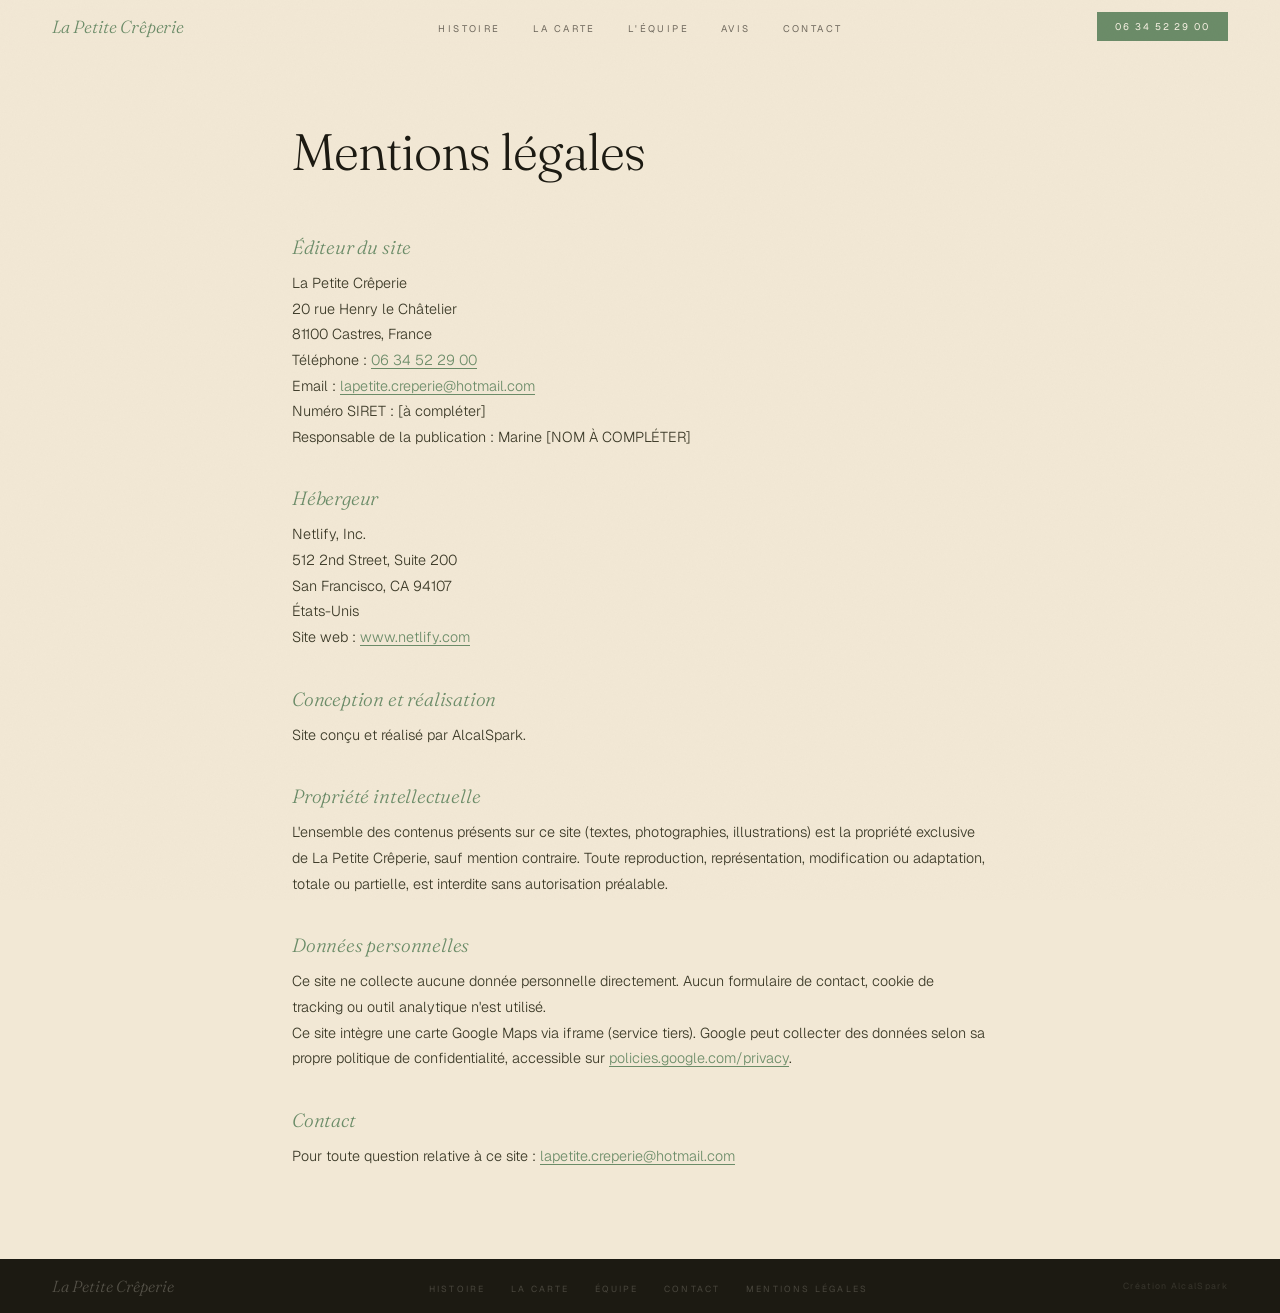
<file: mentions-legales.html>
<!DOCTYPE html>
<html lang="fr">
<head>
  <meta charset="UTF-8">
  <meta name="viewport" content="width=device-width, initial-scale=1.0">
  <meta name="description" content="Mentions légales de La Petite Crêperie, Castres. Informations légales, éditeur, hébergeur et données personnelles.">
  <title>Mentions légales - La Petite Crêperie</title>
  <link rel="preconnect" href="https://fonts.googleapis.com">
  <link rel="preconnect" href="https://fonts.gstatic.com" crossorigin>
  <link href="https://fonts.googleapis.com/css2?family=Fraunces:ital,opsz,wght@0,9..144,300;1,9..144,300&family=Geist:wght@200;300;400&display=swap" rel="stylesheet">
  <link rel="stylesheet" href="style.css">
</head>
<body class="mentions-page">

  <!-- Grain overlay (SVG feTurbulence inline) -->
  <div class="grain" aria-hidden="true">
    <svg xmlns="http://www.w3.org/2000/svg" width="100%" height="100%" preserveAspectRatio="none">
      <filter id="grain-filter" x="0%" y="0%" width="100%" height="100%">
        <feTurbulence type="fractalNoise" baseFrequency="0.65" numOctaves="3" stitchTiles="stitch" result="noise"/>
        <feColorMatrix type="saturate" values="0" in="noise"/>
      </filter>
      <rect width="100%" height="100%" filter="url(#grain-filter)"/>
    </svg>
  </div>

  <!-- Navigation -->
  <nav class="nav" id="nav" aria-label="Navigation principale">
    <a href="/" class="nav__logo">La Petite Crêperie</a>
    <ul class="nav__links">
      <li><a href="/#histoire">Histoire</a></li>
      <li><a href="/#carte">La Carte</a></li>
      <li><a href="/#equipe">L'équipe</a></li>
      <li><a href="/#avis">Avis</a></li>
      <li><a href="/#contact">Contact</a></li>
    </ul>
    <a href="tel:0634522900" class="nav__cta" aria-label="Appeler le 06 34 52 29 00">06 34 52 29 00</a>
  </nav>

  <!-- Mentions légales -->
  <main class="mentions" aria-label="Mentions légales">
    <h1>Mentions légales</h1>

    <h2>Éditeur du site</h2>
    <address>
      La Petite Crêperie<br>
      20 rue Henry le Châtelier<br>
      81100 Castres, France<br>
      Téléphone : <a href="tel:0634522900">06 34 52 29 00</a><br>
      Email : <a href="mailto:lapetite.creperie@hotmail.com">lapetite.creperie@hotmail.com</a>
    </address>
    <p>Numéro SIRET : [à compléter]<br>
    Responsable de la publication : Marine [NOM À COMPLÉTER]</p>

    <h2>Hébergeur</h2>
    <address>
      Netlify, Inc.<br>
      512 2nd Street, Suite 200<br>
      San Francisco, CA 94107<br>
      États-Unis<br>
      Site web : <a href="https://www.netlify.com" rel="noopener noreferrer" target="_blank">www.netlify.com</a>
    </address>

    <h2>Conception et réalisation</h2>
    <p>Site conçu et réalisé par AlcalSpark.</p>

    <h2>Propriété intellectuelle</h2>
    <p>L'ensemble des contenus présents sur ce site (textes, photographies, illustrations) est la propriété exclusive de La Petite Crêperie, sauf mention contraire. Toute reproduction, représentation, modification ou adaptation, totale ou partielle, est interdite sans autorisation préalable.</p>

    <h2>Données personnelles</h2>
    <p>Ce site ne collecte aucune donnée personnelle directement. Aucun formulaire de contact, cookie de tracking ou outil analytique n'est utilisé.</p>
    <p>Ce site intègre une carte Google Maps via iframe (service tiers). Google peut collecter des données selon sa propre politique de confidentialité, accessible sur <a href="https://policies.google.com/privacy" rel="noopener noreferrer" target="_blank">policies.google.com/privacy</a>.</p>

    <h2>Contact</h2>
    <p>Pour toute question relative à ce site : <a href="mailto:lapetite.creperie@hotmail.com">lapetite.creperie@hotmail.com</a></p>
  </main>

  <!-- Footer -->
  <footer class="footer" aria-label="Pied de page">
    <span class="footer__logo">La Petite Crêperie</span>
    <ul class="footer__nav" role="list">
      <li><a href="/#histoire">Histoire</a></li>
      <li><a href="/#carte">La Carte</a></li>
      <li><a href="/#equipe">Équipe</a></li>
      <li><a href="/#contact">Contact</a></li>
      <li><a href="mentions-legales.html">Mentions légales</a></li>
    </ul>
    <p class="footer__credit">Création <a href="#" rel="noopener noreferrer">AlcalSpark</a></p>
  </footer>

  <script src="main.js"></script>
</body>
</html>
</file>
<file: style.css>
/* ============================================================
   LA PETITE CRÊPERIE — style.css
   ============================================================ */

/* 1. RESET & VARIABLES
   ---------------------------------------------------------- */
*, *::before, *::after { box-sizing: border-box; margin: 0; padding: 0; }

:root {
  --creme:     #f2e8d5;
  --creme-d:   #e5d5b8;
  --parchemin: #ede0c4;
  --vert:      #6b8c68;
  --vert-p:    #8fad8c;
  --vert-bg:   #dde8dc;
  --terra:     #b85c38;
  --encre:     #1c1a12;
  --encre-m:   #3a3826;
  --blanc:     #f8f2e4;
}

/* 2. BASE
   ---------------------------------------------------------- */
html { scroll-behavior: smooth; }

body {
  font-family: 'Geist', 'Inter', system-ui, sans-serif;
  font-weight: 300;
  background: var(--creme);
  color: var(--encre);
  overflow-x: hidden;
  -webkit-font-smoothing: antialiased;
}

a { text-decoration: none; color: inherit; }

img {
  display: block;
  max-width: 100%;
  filter: brightness(0.95);
  transition: filter 0.6s ease;
}

img:hover { filter: none; }

/* 3. GRAIN OVERLAY
   ---------------------------------------------------------- */
.grain {
  position: fixed;
  inset: 0;
  pointer-events: none;
  z-index: 9999;
  opacity: 0.03;
  mix-blend-mode: multiply;
}

.grain svg { width: 100%; height: 100%; }

/* 4. SCROLL REVEAL
   ---------------------------------------------------------- */
.sr {
  opacity: 0;
  transform: translateY(24px);
  transition: opacity 0.7s ease, transform 0.7s ease;
}

.sr-left {
  opacity: 0;
  transform: translateX(-32px);
  transition: opacity 0.7s ease, transform 0.7s ease;
}

.sr-right {
  opacity: 0;
  transform: translateX(32px);
  transition: opacity 0.7s ease, transform 0.7s ease;
}

.sr.visible, .sr-left.visible, .sr-right.visible {
  opacity: 1;
  transform: translate(0, 0);
}

.d1 { transition-delay: 0.1s; }
.d2 { transition-delay: 0.2s; }
.d3 { transition-delay: 0.3s; }

/* 5. IMAGE PLACEHOLDERS
   ---------------------------------------------------------- */
.img-placeholder {
  background: var(--vert-bg);
  display: flex;
  align-items: center;
  justify-content: center;
  width: 100%;
  height: 100%;
  color: var(--vert);
  font-family: 'Geist', system-ui, sans-serif;
  font-size: 0.62rem;
  letter-spacing: 0.2em;
  text-transform: uppercase;
  opacity: 0.55;
  transition: filter 0.6s ease;
}

/* ============================================================
   NAVIGATION - VERSION HAUT
   ============================================================ */
.nav {
  position: fixed;
  top: 0; left: 0; right: 0;
  height: 52px;
  display: flex;
  align-items: center;
  justify-content: space-between;
  padding: 0 52px;
  background: rgba(242, 232, 213, 0.92);
  backdrop-filter: blur(10px);
  -webkit-backdrop-filter: blur(10px);
  z-index: 100;
  transition: box-shadow 0.3s ease;
}

.nav.scrolled {
  box-shadow: 0 1px 22px rgba(28, 26, 18, 0.09);
}

.nav__logo {
  font-family: 'Fraunces', Georgia, serif;
  font-weight: 300;
  font-style: italic;
  font-size: 1.1rem;
  letter-spacing: -0.01em;
  color: var(--vert);
}

.nav__links {
  display: flex;
  gap: 2rem;
  list-style: none;
}

.nav__links a {
  font-family: 'Geist', system-ui, sans-serif;
  font-size: 0.6rem;
  font-weight: 400;
  letter-spacing: 0.25em;
  text-transform: uppercase;
  color: var(--encre);
  opacity: 0.6;
  transition: opacity 0.2s;
}

.nav__links a:hover { opacity: 1; }

.nav__cta {
  font-family: 'Geist', system-ui, sans-serif;
  font-size: 0.6rem;
  font-weight: 400;
  letter-spacing: 0.2em;
  text-transform: uppercase;
  color: var(--blanc);
  background: var(--vert);
  padding: 8px 18px;
  transition: background 0.25s;
}

.nav__cta:hover { background: var(--terra); }

/* ============================================================
   NAVIGATION - VERSION BAS
   ============================================================ */
.nav-bas {
  position: fixed;
  bottom: 0; left: 0; right: 0;
  height: 72px;
  display: flex;
  align-items: center;
  justify-content: space-between;
  padding: 0 52px;
  background: var(--encre);
  border-top: 1px solid rgba(248, 242, 228, 0.07);
  z-index: 100;
}

.nav-bas__logo {
  font-family: 'Fraunces', Georgia, serif;
  font-weight: 300;
  font-style: italic;
  font-size: 1.05rem;
  color: var(--blanc);
  opacity: 0.65;
  white-space: nowrap;
}

.nav-bas__links {
  display: flex;
  flex: 1;
  justify-content: center;
  list-style: none;
  gap: 0;
}

.nav-bas__links li { flex: 0 1 80px; }

.nav-bas__links a {
  display: flex;
  flex-direction: column;
  align-items: center;
  gap: 4px;
  padding: 10px 14px;
  color: var(--blanc);
  opacity: 0.45;
  transition: opacity 0.2s;
}

.nav-bas__links a:hover { opacity: 1; }

.nav-bas__icon {
  font-size: 0.82rem;
  line-height: 1;
}

.nav-bas__label {
  font-family: 'Geist', system-ui, sans-serif;
  font-size: 0.48rem;
  letter-spacing: 0.2em;
  text-transform: uppercase;
}

.nav-bas__cta {
  font-family: 'Geist', system-ui, sans-serif;
  font-size: 0.6rem;
  font-weight: 400;
  letter-spacing: 0.2em;
  text-transform: uppercase;
  color: var(--blanc);
  background: var(--vert);
  padding: 9px 20px;
  white-space: nowrap;
  transition: background 0.25s;
}

.nav-bas__cta:hover { background: var(--terra); }

body.has-nav-bas { padding-bottom: 72px; }

/* ============================================================
   HERO
   ============================================================ */
.hero {
  position: relative;
  height: 100vh;
  min-height: 600px;
  display: flex;
  flex-direction: column;
  justify-content: flex-end;
  overflow: hidden;
}

.hero__bg {
  position: absolute;
  inset: 0;
  background-color: #2a2515;
  background-image: url('assets/imaeprinc.png');
  background-size: cover;
  background-position: center;
  filter: saturate(1) brightness(0.78);
  transform: scale(1.06);
  transform-origin: center;
  will-change: transform;
}

.hero.loaded .hero__bg {
  transform: scale(1);
  transition: transform 12s ease;
}

.hero__vignette {
  position: absolute;
  inset: 0;
  background:
    radial-gradient(ellipse 110% 55% at 50% 100%, rgba(242, 232, 213, 0.42) 0%, transparent 68%),
    linear-gradient(to bottom, rgba(28, 26, 18, 0.58) 0%, transparent 36%),
    linear-gradient(to top, rgba(28, 26, 18, 0.74) 0%, transparent 52%);
  z-index: 1;
}

.hero::after {
  content: '';
  position: absolute;
  inset: 0;
  background-image: url("data:image/svg+xml,%3Csvg xmlns='http://www.w3.org/2000/svg' width='200' height='200'%3E%3Cfilter id='n'%3E%3CfeTurbulence type='fractalNoise' baseFrequency='0.75' numOctaves='4' stitchTiles='stitch'/%3E%3C/filter%3E%3Crect width='200' height='200' filter='url(%23n)'/%3E%3C/svg%3E");
  mix-blend-mode: overlay;
  opacity: 0.08;
  z-index: 2;
  pointer-events: none;
}

.hero__brand {
  position: absolute;
  top: 62px;
  left: 52px;
  z-index: 4;
}

.hero__brand-name {
  font-family: 'Fraunces', Georgia, serif;
  font-weight: 300;
  font-style: italic;
  font-size: 1.15rem;
  letter-spacing: -0.01em;
  color: var(--blanc);
  opacity: 0.9;
}

.hero__score {
  position: absolute;
  top: 62px;
  right: 52px;
  z-index: 4;
  text-align: right;
}

.hero__score-stars {
  font-size: 0.68rem;
  color: var(--terra);
  letter-spacing: 0.1em;
}

.hero__score-text {
  font-family: 'Geist', system-ui, sans-serif;
  font-size: 0.55rem;
  letter-spacing: 0.22em;
  text-transform: uppercase;
  color: var(--blanc);
  opacity: 0.45;
  margin-top: 3px;
}

.hero__content {
  position: relative;
  z-index: 3;
  padding: 0 52px 72px;
}

.hero__title {
  margin-bottom: 44px;
}

.hero__title-main {
  display: block;
  font-family: 'Fraunces', Georgia, serif;
  font-weight: 300;
  font-size: clamp(3rem, 7vw, 8rem);
  letter-spacing: -0.03em;
  line-height: 0.92;
  color: var(--blanc);
  opacity: 0;
  transform: translateY(20px);
  transition: opacity 0.9s ease, transform 0.9s ease;
}

.hero__title-sub {
  display: block;
  font-family: 'Fraunces', Georgia, serif;
  font-weight: 300;
  font-style: italic;
  font-size: clamp(3rem, 7vw, 8rem);
  letter-spacing: -0.03em;
  line-height: 0.92;
  color: var(--vert-p);
  opacity: 0;
  transform: translateY(20px);
  transition: opacity 0.9s ease 0.18s, transform 0.9s ease 0.18s;
}

.hero.loaded .hero__title-main,
.hero.loaded .hero__title-sub {
  opacity: 1;
  transform: translateY(0);
}

.hero__infos {
  display: flex;
  border-top: 1px solid rgba(248, 242, 228, 0.18);
  padding-top: 20px;
}

.hero__info {
  flex: 1;
  padding: 0 28px;
  border-right: 1px solid rgba(248, 242, 228, 0.12);
}

.hero__info:first-child { padding-left: 0; }
.hero__info:last-child  { border-right: none; }

.hero__info-label {
  font-family: 'Geist', system-ui, sans-serif;
  font-size: 0.55rem;
  letter-spacing: 0.3em;
  text-transform: uppercase;
  color: var(--blanc);
  opacity: 0.55;
  margin-bottom: 5px;
}

.hero__info-value {
  font-family: 'Geist', system-ui, sans-serif;
  font-size: 0.84rem;
  color: var(--blanc);
  opacity: 0.85;
}

.hero__info-value a { color: inherit; }

.hero__scroll {
  position: absolute;
  bottom: 26px;
  right: 52px;
  z-index: 4;
  font-family: 'Geist', system-ui, sans-serif;
  font-size: 0.55rem;
  letter-spacing: 0.25em;
  text-transform: uppercase;
  color: var(--blanc);
  opacity: 0.38;
  animation: bounce 2.2s ease-in-out infinite;
  cursor: default;
  user-select: none;
}

@keyframes bounce {
  0%, 100% { transform: translateY(0); }
  50% { transform: translateY(5px); }
}

/* ============================================================
   RUBAN ANIMÉ
   ============================================================ */
.ruban {
  background: var(--vert);
  padding: 11px 0;
  overflow: hidden;
  position: relative;
  z-index: 2;
}

.ruban__track {
  display: flex;
  animation: marquee 22s linear infinite;
  will-change: transform;
}

.ruban__track:hover { animation-play-state: paused; }

.ruban__inner {
  display: flex;
  flex-shrink: 0;
}

.ruban__item {
  display: flex;
  align-items: center;
  gap: 1.2rem;
  font-family: 'Fraunces', Georgia, serif;
  font-weight: 300;
  font-style: italic;
  font-size: 0.85rem;
  color: rgba(242, 232, 213, 0.72);
  padding: 0 1.2rem;
  white-space: nowrap;
}

.ruban__sep {
  font-size: 0.6rem;
  opacity: 0.55;
}

@keyframes marquee {
  from { transform: translateX(0); }
  to   { transform: translateX(-50%); }
}

/* ============================================================
   HISTOIRE
   ============================================================ */
.histoire {
  position: relative;
  background: var(--creme);
  padding: 100px 52px 90px;
  overflow: hidden;
}

.histoire__watermark {
  position: absolute;
  top: -0.12em;
  right: -0.05em;
  font-family: 'Fraunces', Georgia, serif;
  font-weight: 300;
  font-style: italic;
  font-size: 26vw;
  color: var(--vert);
  opacity: 0.055;
  pointer-events: none;
  line-height: 1;
  user-select: none;
}

.histoire__grid {
  display: grid;
  grid-template-columns: 1fr 1fr;
  gap: 64px;
  align-items: start;
  position: relative;
  z-index: 1;
}

.histoire__kicker {
  display: inline-block;
  font-family: 'Geist', system-ui, sans-serif;
  font-size: 0.6rem;
  font-weight: 400;
  letter-spacing: 0.3em;
  text-transform: uppercase;
  color: var(--terra);
  margin-bottom: 18px;
}

.histoire__titre {
  font-family: 'Fraunces', Georgia, serif;
  font-weight: 300;
  font-size: clamp(1.8rem, 3.2vw, 3rem);
  letter-spacing: -0.02em;
  line-height: 1.1;
  color: var(--encre);
  margin-bottom: 26px;
}

.histoire__titre em {
  font-style: italic;
  color: var(--vert);
}

.histoire__texte {
  font-family: 'Geist', system-ui, sans-serif;
  font-size: 0.95rem;
  font-weight: 300;
  line-height: 1.78;
  color: var(--encre-m);
  margin-bottom: 14px;
}

.histoire__pills {
  display: flex;
  flex-wrap: wrap;
  gap: 8px;
  margin-top: 26px;
}

.histoire__pill {
  font-family: 'Geist', system-ui, sans-serif;
  font-size: 0.58rem;
  font-weight: 400;
  letter-spacing: 0.25em;
  text-transform: uppercase;
  color: var(--vert);
  border: 1px solid rgba(107, 140, 104, 0.38);
  padding: 6px 13px;
}

.histoire__photo-wrap {
  position: relative;
  padding-top: 18px;
  padding-bottom: 28px;
}

.histoire__photo-wrap::before {
  content: '';
  position: absolute;
  top: 8px;
  left: 8px;
  right: -16px;
  bottom: 10px;
  background: var(--vert-bg);
  transform: rotate(0.8deg);
  z-index: 0;
}

.histoire__photo {
  position: relative;
  z-index: 1;
  width: calc(100% + 52px);
  margin-right: -52px;
  aspect-ratio: 4/3;
  overflow: hidden;
}

.histoire__photo img,
.histoire__photo .img-placeholder {
  width: 100%;
  height: 100%;
  object-fit: cover;
}

.histoire__etiquette {
  position: absolute;
  bottom: -10px;
  left: 18px;
  z-index: 2;
  background: var(--blanc);
  padding: 7px 15px;
  font-family: 'Geist', system-ui, sans-serif;
  font-size: 0.58rem;
  font-weight: 400;
  letter-spacing: 0.25em;
  text-transform: uppercase;
  color: var(--encre);
  transform: rotate(-1.5deg);
  box-shadow: 2px 2px 14px rgba(28, 26, 18, 0.13), 0 0 0 1px rgba(28, 26, 18, 0.05);
}

/* ============================================================
   VALEURS
   ============================================================ */
.valeurs {
  background: var(--vert-bg);
  padding: 90px 0;
}

.valeurs__grid {
  display: grid;
  grid-template-columns: repeat(4, 1fr);
}

.valeurs__item {
  position: relative;
  padding: 48px 44px;
  border-right: 1px solid rgba(107, 140, 104, 0.2);
  overflow: hidden;
  transition: background 0.3s;
}

.valeurs__item:last-child { border-right: none; }

.valeurs__item:hover { background: rgba(107, 140, 104, 0.15); }

.valeurs__num {
  position: absolute;
  top: 22px;
  right: 20px;
  font-family: 'Fraunces', Georgia, serif;
  font-weight: 300;
  font-size: 5.5rem;
  line-height: 1;
  color: var(--encre);
  opacity: 0.10;
  pointer-events: none;
  user-select: none;
}

.valeurs__label {
  display: block;
  font-family: 'Geist', system-ui, sans-serif;
  font-size: 0.58rem;
  font-weight: 400;
  letter-spacing: 0.3em;
  text-transform: uppercase;
  color: var(--vert);
  margin-bottom: 13px;
}

.valeurs__titre {
  font-family: 'Fraunces', Georgia, serif;
  font-weight: 300;
  font-style: italic;
  font-size: 1.35rem;
  letter-spacing: -0.01em;
  line-height: 1.2;
  color: var(--encre);
  margin-bottom: 10px;
}

.valeurs__desc {
  font-family: 'Geist', system-ui, sans-serif;
  font-size: 0.82rem;
  font-weight: 300;
  line-height: 1.68;
  color: var(--encre-m);
}

/* ============================================================
   LA CARTE
   ============================================================ */
.carte {
  position: relative;
  background: var(--encre);
  padding: 90px 0 100px;
  overflow: hidden;
}

.carte__watermark {
  position: absolute;
  bottom: -0.18em;
  right: -0.04em;
  font-family: 'Fraunces', Georgia, serif;
  font-weight: 300;
  font-style: italic;
  font-size: 40vw;
  color: var(--vert);
  opacity: 0.035;
  pointer-events: none;
  line-height: 1;
  user-select: none;
}

.carte__inner {
  padding: 0 52px;
  position: relative;
  z-index: 1;
}

.carte__header {
  display: flex;
  align-items: flex-end;
  justify-content: space-between;
  margin-bottom: 56px;
}

.carte__kicker {
  display: block;
  font-family: 'Geist', system-ui, sans-serif;
  font-size: 0.58rem;
  font-weight: 400;
  letter-spacing: 0.3em;
  text-transform: uppercase;
  color: var(--vert-p);
  opacity: 0.58;
  margin-bottom: 10px;
}

.carte__titre {
  font-family: 'Fraunces', Georgia, serif;
  font-weight: 300;
  font-size: clamp(2.5rem, 5vw, 5.5rem);
  letter-spacing: -0.03em;
  line-height: 1;
  color: var(--blanc);
}

.carte__titre em {
  font-style: italic;
  color: var(--terra);
}

.carte__lien {
  font-family: 'Geist', system-ui, sans-serif;
  font-size: 0.62rem;
  font-weight: 400;
  letter-spacing: 0.2em;
  text-transform: uppercase;
  color: var(--vert-p);
  opacity: 0.65;
  border-bottom: 1px solid rgba(143, 173, 140, 0.28);
  padding-bottom: 2px;
  transition: opacity 0.2s;
}

.carte__lien:hover { opacity: 1; }

.carte__categories {
  display: flex;
  flex-direction: column;
  gap: 48px;
}

.carte__cat-title {
  font-family: 'Geist', system-ui, sans-serif;
  font-size: 0.58rem;
  font-weight: 400;
  letter-spacing: 0.35em;
  text-transform: uppercase;
  color: var(--vert-p);
  padding-bottom: 13px;
  border-bottom: 1px solid rgba(143, 173, 140, 0.18);
  margin-bottom: 4px;
}

.carte__plats { list-style: none; }

.carte__plat {
  display: grid;
  grid-template-columns: 1fr auto;
  align-items: baseline;
  padding: 14px 0;
  border-bottom: 1px solid rgba(248, 242, 228, 0.04);
  cursor: default;
  transition: padding-left 0.25s;
}

.carte__plat:hover { padding-left: 8px; }

.carte__plat:hover .carte__plat-nom { color: var(--terra); }

.carte__plat:hover .carte__plat-prix { opacity: 1; }

.carte__plat-nom {
  font-family: 'Fraunces', Georgia, serif;
  font-weight: 300;
  font-size: 1.06rem;
  letter-spacing: -0.01em;
  color: var(--blanc);
  margin-bottom: 3px;
  transition: color 0.25s;
}

.carte__plat-nom em {
  font-style: italic;
  font-family: 'Geist', system-ui, sans-serif;
  font-weight: 300;
  font-size: 0.72rem;
  letter-spacing: 0.06em;
  color: var(--vert-p);
  margin-left: 8px;
}

.carte__plat-desc {
  font-family: 'Geist', system-ui, sans-serif;
  font-size: 0.78rem;
  font-weight: 300;
  font-style: italic;
  line-height: 1.52;
  color: var(--blanc);
  opacity: 0.48;
}

.carte__plat-prix {
  font-family: 'Fraunces', Georgia, serif;
  font-weight: 300;
  font-style: italic;
  font-size: 1rem;
  color: var(--blanc);
  opacity: 0.52;
  padding-left: 24px;
  white-space: nowrap;
  transition: opacity 0.25s;
}

/* ============================================================
   GALERIE
   ============================================================ */
.galerie {
  display: grid;
  grid-template-columns: 5fr 3fr 3fr;
  grid-template-rows: 260px 260px;
  gap: 3px;
  background: var(--encre);
}

.galerie__item {
  overflow: hidden;
  position: relative;
}

.galerie__item:first-child { grid-row: span 2; }

.galerie__item img,
.galerie__item .img-placeholder {
  width: 100%;
  height: 100%;
  object-fit: cover;
  transition: transform 0.7s ease, filter 0.7s ease;
}

.galerie__item:hover img {
  transform: scale(1.08);
  filter: none;
}

.galerie__item:hover .img-placeholder { transform: scale(1.08); }

/* ============================================================
   ÉQUIPE
   ============================================================ */
.equipe {
  position: relative;
  background: var(--parchemin);
  padding: 90px 52px;
  overflow: hidden;
}

.equipe__watermark {
  position: absolute;
  bottom: -0.08em;
  left: -0.04em;
  font-family: 'Fraunces', Georgia, serif;
  font-weight: 300;
  font-style: italic;
  font-size: 18vw;
  color: var(--vert);
  opacity: 0.052;
  pointer-events: none;
  line-height: 1;
  user-select: none;
}

.equipe__header {
  margin-bottom: 50px;
  position: relative;
  z-index: 1;
}

.equipe__kicker {
  display: block;
  font-family: 'Geist', system-ui, sans-serif;
  font-size: 0.58rem;
  font-weight: 400;
  letter-spacing: 0.3em;
  text-transform: uppercase;
  color: var(--terra);
  margin-bottom: 12px;
}

.equipe__titre {
  font-family: 'Fraunces', Georgia, serif;
  font-weight: 300;
  font-size: clamp(2rem, 3.5vw, 3.5rem);
  letter-spacing: -0.02em;
  color: var(--encre);
}

.equipe__titre em {
  font-style: italic;
  color: var(--vert);
}

.equipe__grid {
  display: grid;
  grid-template-columns: repeat(4, 1fr);
  gap: 3px;
  position: relative;
  z-index: 1;
}

.equipe__card { overflow: hidden; }

.equipe__photo-wrap {
  width: 100%;
  aspect-ratio: 2/3;
  overflow: hidden;
  position: relative;
}

.equipe__photo-wrap::after {
  content: '';
  position: absolute;
  bottom: 0; left: 0; right: 0;
  height: 3px;
  background: var(--vert);
  transform: scaleX(0);
  transform-origin: left;
  transition: transform 0.4s ease;
}

.equipe__card:hover .equipe__photo-wrap::after { transform: scaleX(1); }

.equipe__photo {
  width: 100%;
  height: 100%;
  object-fit: cover;
  object-position: top;
  display: block;
  filter: brightness(0.95);
  transition: transform 0.5s ease, filter 0.5s ease;
}

.equipe__photo-wrap .img-placeholder {
  transition: transform 0.5s ease;
}

.equipe__card:hover .equipe__photo {
  transform: scale(1.05);
  filter: none;
}

.equipe__card:hover .equipe__photo-wrap .img-placeholder {
  transform: scale(1.05);
}

.equipe__info {
  padding: 15px 0 4px;
}

.equipe__role {
  display: block;
  font-family: 'Geist', system-ui, sans-serif;
  font-size: 0.55rem;
  font-weight: 400;
  letter-spacing: 0.3em;
  text-transform: uppercase;
  color: var(--vert);
  margin-bottom: 5px;
}

.equipe__nom {
  display: block;
  font-family: 'Fraunces', Georgia, serif;
  font-weight: 300;
  font-style: italic;
  font-size: 1.1rem;
  letter-spacing: -0.01em;
  color: var(--encre);
}

/* ============================================================
   AVIS CLIENTS
   ============================================================ */
.avis {
  position: relative;
  background: var(--vert);
  padding: 90px 52px;
  overflow: hidden;
}

.avis::before {
  content: '';
  position: absolute;
  inset: 0;
  background-image: url("data:image/svg+xml,%3Csvg xmlns='http://www.w3.org/2000/svg' width='200' height='200'%3E%3Cfilter id='g'%3E%3CfeTurbulence type='fractalNoise' baseFrequency='0.65' numOctaves='3' stitchTiles='stitch'/%3E%3C/filter%3E%3Crect width='200' height='200' filter='url(%23g)'/%3E%3C/svg%3E");
  opacity: 0.05;
  pointer-events: none;
}

.avis__inner {
  display: grid;
  grid-template-columns: 220px 1fr;
  gap: 60px;
  align-items: start;
  position: relative;
  z-index: 1;
}

.avis__kicker {
  display: block;
  font-family: 'Geist', system-ui, sans-serif;
  font-size: 0.58rem;
  font-weight: 400;
  letter-spacing: 0.3em;
  text-transform: uppercase;
  color: rgba(242, 232, 213, 0.52);
  margin-bottom: 16px;
}

.avis__note {
  font-family: 'Fraunces', Georgia, serif;
  font-weight: 300;
  font-style: italic;
  font-size: 6rem;
  line-height: 1;
  letter-spacing: -0.04em;
  color: var(--blanc);
}

.avis__etoiles {
  font-size: 1rem;
  letter-spacing: 0.1em;
  color: var(--terra);
  margin: 8px 0;
}

.avis__source {
  font-family: 'Geist', system-ui, sans-serif;
  font-size: 0.56rem;
  font-weight: 400;
  letter-spacing: 0.22em;
  text-transform: uppercase;
  color: rgba(242, 232, 213, 0.38);
}

.avis__grid {
  display: grid;
  grid-template-columns: 1fr 1fr;
  gap: 16px;
}

.avis__card {
  background: rgba(242, 232, 213, 0.10);
  padding: 28px;
  transition: background 0.3s;
}

.avis__card:hover { background: rgba(242, 232, 213, 0.17); }

.avis__text {
  font-family: 'Fraunces', Georgia, serif;
  font-weight: 300;
  font-style: italic;
  font-size: 0.95rem;
  line-height: 1.68;
  color: var(--blanc);
  opacity: 0.88;
  margin-bottom: 20px;
}

.avis__auteur {
  font-family: 'Geist', system-ui, sans-serif;
  font-size: 0.54rem;
  font-weight: 400;
  letter-spacing: 0.3em;
  text-transform: uppercase;
  color: var(--blanc);
  opacity: 0.3;
}

/* ============================================================
   CONTACT
   ============================================================ */
.contact {
  display: grid;
  grid-template-columns: 1fr 1fr;
  min-height: 460px;
}

.contact__info {
  background: var(--creme);
  padding: 80px 52px;
}

.contact__kicker {
  display: block;
  font-family: 'Geist', system-ui, sans-serif;
  font-size: 0.58rem;
  font-weight: 400;
  letter-spacing: 0.3em;
  text-transform: uppercase;
  color: var(--terra);
  margin-bottom: 16px;
}

.contact__titre {
  font-family: 'Fraunces', Georgia, serif;
  font-weight: 300;
  font-size: clamp(1.6rem, 2.8vw, 2.8rem);
  letter-spacing: -0.02em;
  line-height: 1.15;
  color: var(--encre);
  margin-bottom: 44px;
}

.contact__titre em {
  font-style: italic;
  color: var(--vert);
}

.contact__liste {
  list-style: none;
  display: flex;
  flex-direction: column;
  gap: 24px;
}

.contact__item-label {
  font-family: 'Geist', system-ui, sans-serif;
  font-size: 0.55rem;
  font-weight: 400;
  letter-spacing: 0.3em;
  text-transform: uppercase;
  color: var(--vert);
  margin-bottom: 4px;
}

.contact__item-value {
  font-family: 'Geist', system-ui, sans-serif;
  font-size: 0.9rem;
  font-weight: 300;
  line-height: 1.55;
  color: var(--encre-m);
}

.contact__item-value a {
  color: inherit;
  border-bottom: 1px solid rgba(107, 140, 104, 0.3);
  padding-bottom: 1px;
  transition: border-color 0.2s, color 0.2s;
}

.contact__item-value a:hover {
  color: var(--vert);
  border-color: var(--vert);
}

.contact__map { overflow: hidden; }

.contact__map iframe {
  width: 100%;
  height: 100%;
  min-height: 460px;
  border: none;
  display: block;
  filter: sepia(0.12) hue-rotate(8deg) saturate(0.88) brightness(0.97);
}

/* ============================================================
   FOOTER
   ============================================================ */
.footer {
  background: var(--encre);
  height: 54px;
  display: flex;
  align-items: center;
  justify-content: space-between;
  padding: 0 52px;
}

.footer__logo {
  font-family: 'Fraunces', Georgia, serif;
  font-weight: 300;
  font-style: italic;
  font-size: 1rem;
  color: var(--blanc);
  opacity: 0.25;
}

.footer__nav {
  display: flex;
  gap: 1.6rem;
  list-style: none;
}

.footer__nav a {
  font-family: 'Geist', system-ui, sans-serif;
  font-size: 0.55rem;
  font-weight: 400;
  letter-spacing: 0.25em;
  text-transform: uppercase;
  color: var(--blanc);
  opacity: 0.2;
  transition: opacity 0.2s, color 0.2s;
}

.footer__nav a:hover {
  opacity: 0.6;
  color: var(--vert-p);
}

.footer__credit {
  font-family: 'Geist', system-ui, sans-serif;
  font-size: 0.55rem;
  font-weight: 400;
  letter-spacing: 0.15em;
  color: var(--blanc);
  opacity: 0.12;
  transition: opacity 0.2s;
}

.footer__credit:hover { opacity: 0.45; }

.footer__credit a {
  transition: color 0.2s;
}

.footer__credit:hover a { color: var(--vert-p); }

/* ============================================================
   MENTIONS LÉGALES
   ============================================================ */
.mentions-page {
  background: var(--creme);
  min-height: 100vh;
}

.mentions {
  padding: 120px 52px 90px;
  max-width: 800px;
  margin: 0 auto;
}

.mentions h1 {
  font-family: 'Fraunces', Georgia, serif;
  font-weight: 300;
  font-size: clamp(2rem, 4vw, 3.5rem);
  letter-spacing: -0.02em;
  color: var(--encre);
  margin-bottom: 52px;
}

.mentions h2 {
  font-family: 'Fraunces', Georgia, serif;
  font-weight: 300;
  font-style: italic;
  font-size: 1.2rem;
  letter-spacing: -0.01em;
  color: var(--vert);
  margin: 36px 0 12px;
}

.mentions p,
.mentions address {
  font-family: 'Geist', system-ui, sans-serif;
  font-size: 0.9rem;
  font-weight: 300;
  font-style: normal;
  line-height: 1.78;
  color: var(--encre-m);
}

.mentions a {
  color: var(--vert);
  text-decoration: underline;
  text-underline-offset: 3px;
}

/* ============================================================
   RESPONSIVE — 860px
   ============================================================ */
@media (max-width: 860px) {
  /* Nav top */
  .nav { padding: 0 24px; }
  .nav__links { display: none; }

  /* Nav bas */
  .nav-bas { padding: 0 20px; }
  .nav-bas__logo { display: none; }

  /* Hero */
  .hero__brand { left: 24px; }
  .hero__score { right: 24px; }
  .hero__scroll { right: 24px; }

  .hero__content { padding: 0 24px 80px; }

  .hero__infos {
    flex-direction: column;
    gap: 12px;
  }

  .hero__info {
    padding: 0;
    border-right: none;
    border-bottom: 1px solid rgba(248, 242, 228, 0.12);
    padding-bottom: 12px;
  }

  .hero__info:last-child { border-bottom: none; padding-bottom: 0; }

  /* Histoire */
  .histoire { padding: 72px 24px 64px; }
  .histoire__watermark { display: none; }
  .histoire__grid { grid-template-columns: 1fr; gap: 40px; }
  .histoire__photo { width: 100%; margin-right: 0; }
  .histoire__photo-wrap::before { right: 0; }

  /* Valeurs */
  .valeurs__grid { grid-template-columns: repeat(2, 1fr); }
  .valeurs__item:nth-child(2) { border-right: none; }
  .valeurs__item:nth-child(3) {
    border-right: 1px solid rgba(107, 140, 104, 0.2);
    border-top: 1px solid rgba(107, 140, 104, 0.2);
  }
  .valeurs__item:nth-child(4) {
    border-right: none;
    border-top: 1px solid rgba(107, 140, 104, 0.2);
  }

  /* Carte */
  .carte__inner { padding: 0 24px; }
  .carte__header {
    flex-direction: column;
    align-items: flex-start;
    gap: 18px;
    margin-bottom: 40px;
  }

  /* Galerie */
  .galerie {
    grid-template-columns: 1fr 1fr;
    grid-template-rows: 200px 200px 200px;
  }
  .galerie__item:first-child {
    grid-row: span 1;
    grid-column: span 2;
  }

  /* Equipe */
  .equipe { padding: 72px 24px; }
  .equipe__grid { grid-template-columns: repeat(2, 1fr); }

  /* Avis */
  .avis { padding: 72px 24px; }
  .avis__inner { grid-template-columns: 1fr; gap: 36px; }
  .avis__grid { grid-template-columns: 1fr; }

  /* Contact */
  .contact { grid-template-columns: 1fr; }
  .contact__map { height: 320px; }
  .contact__map iframe { min-height: 320px; }

  /* Footer */
  .footer {
    height: auto;
    padding: 18px 24px;
    flex-wrap: wrap;
    gap: 12px;
  }
  .footer__nav { display: none; }

  /* Mentions */
  .mentions { padding: 84px 24px 60px; }
}
</file>
